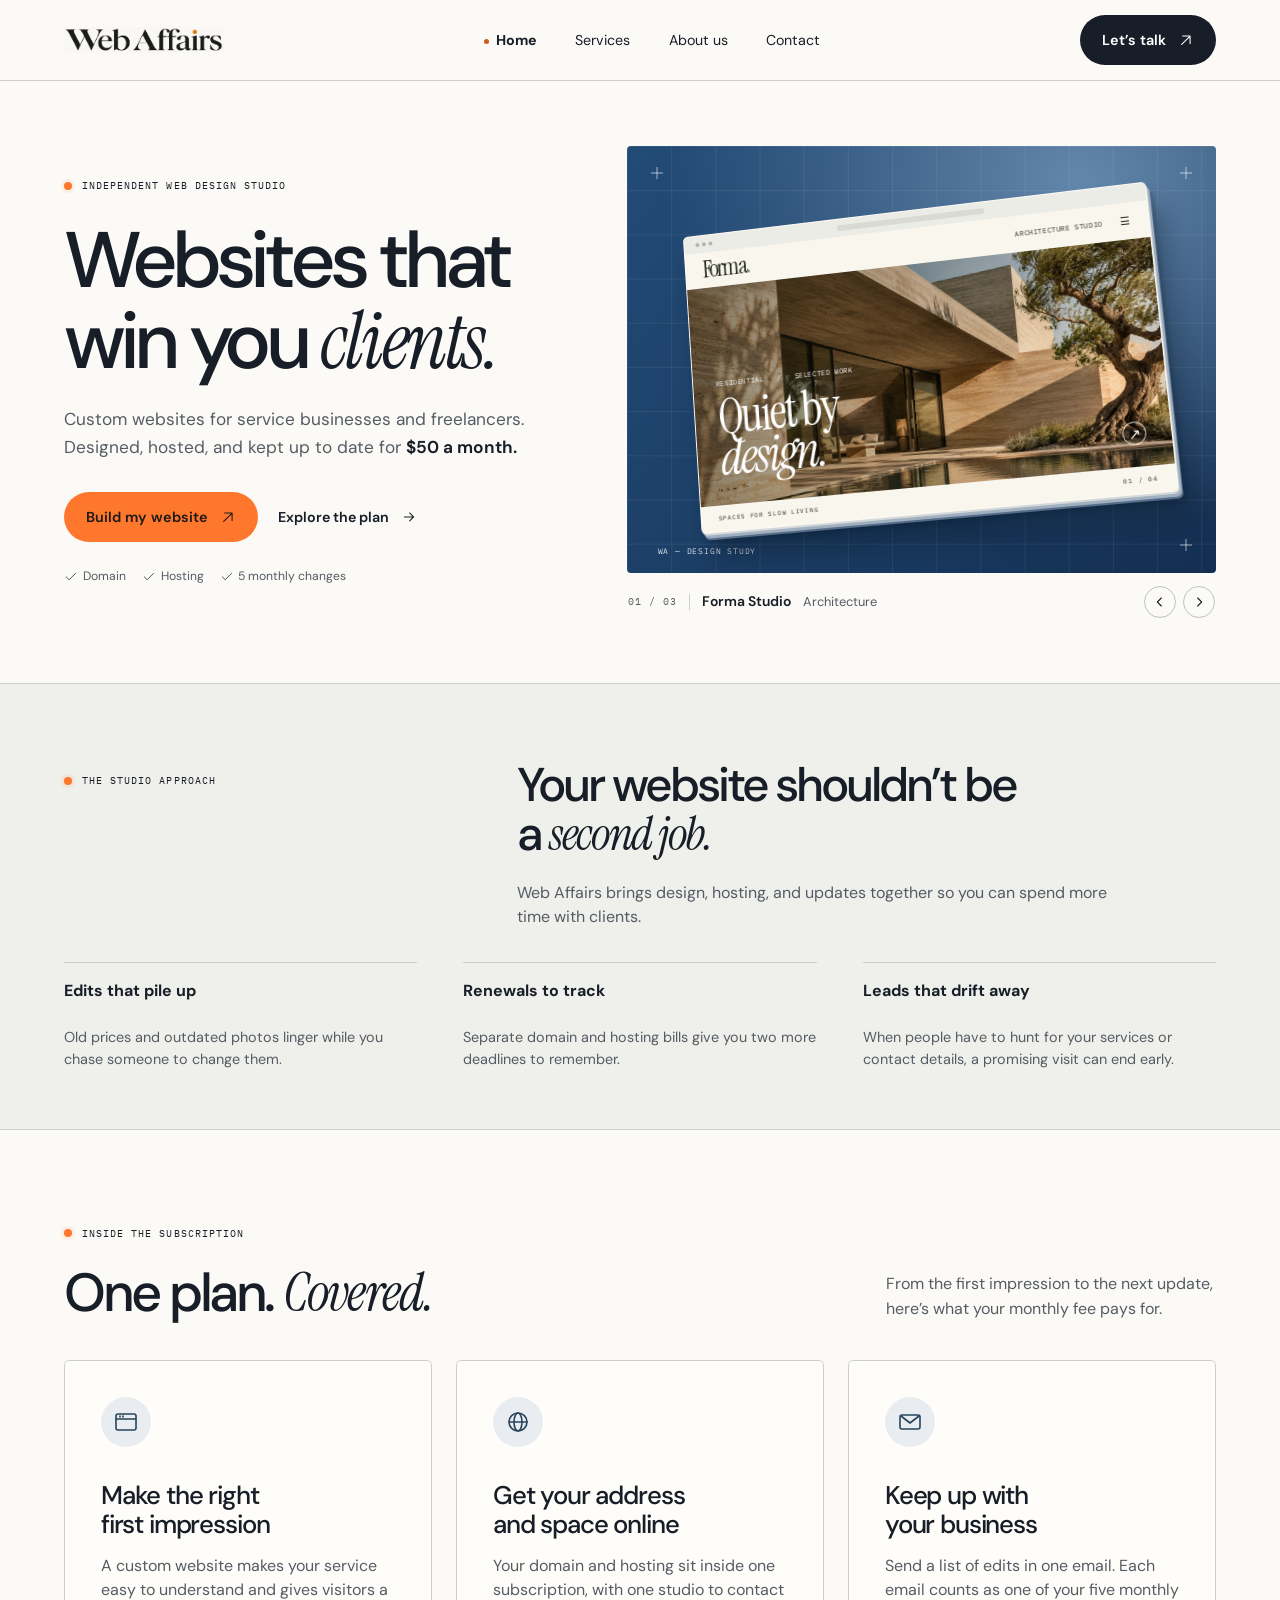
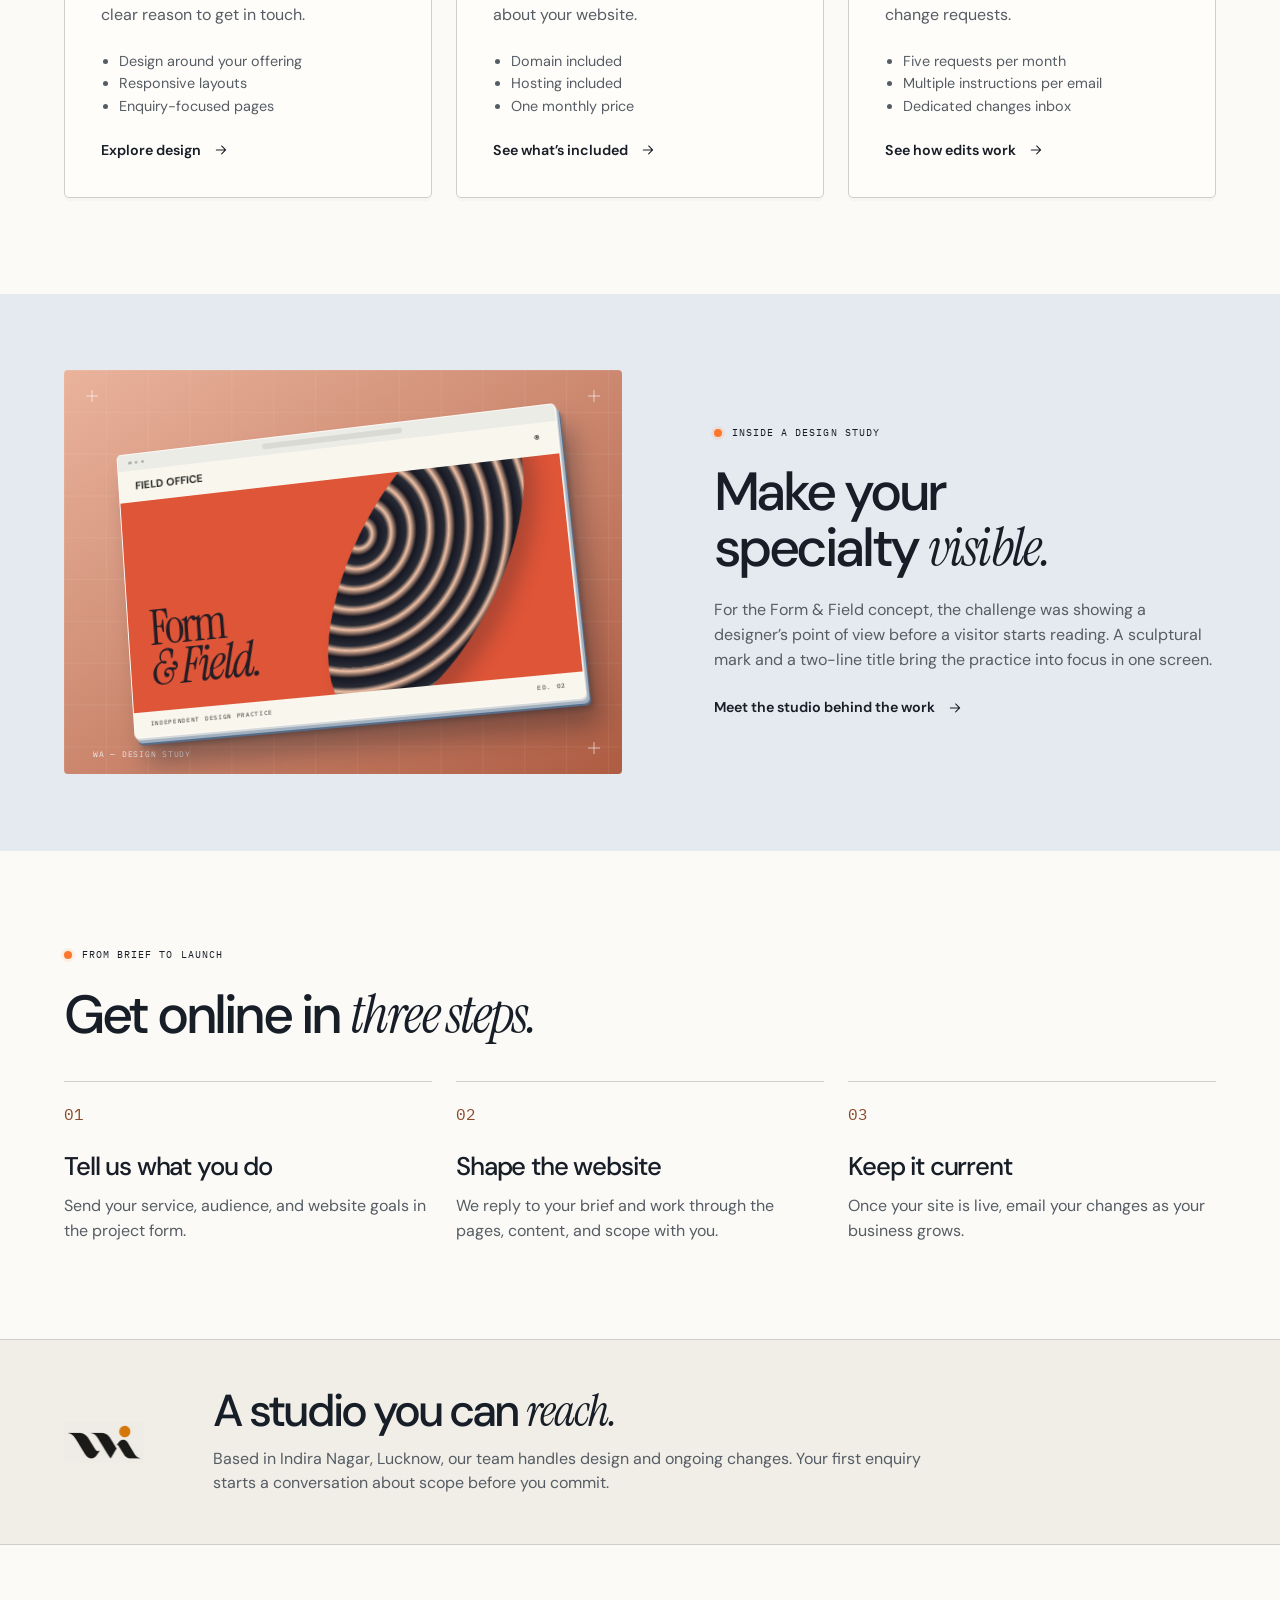
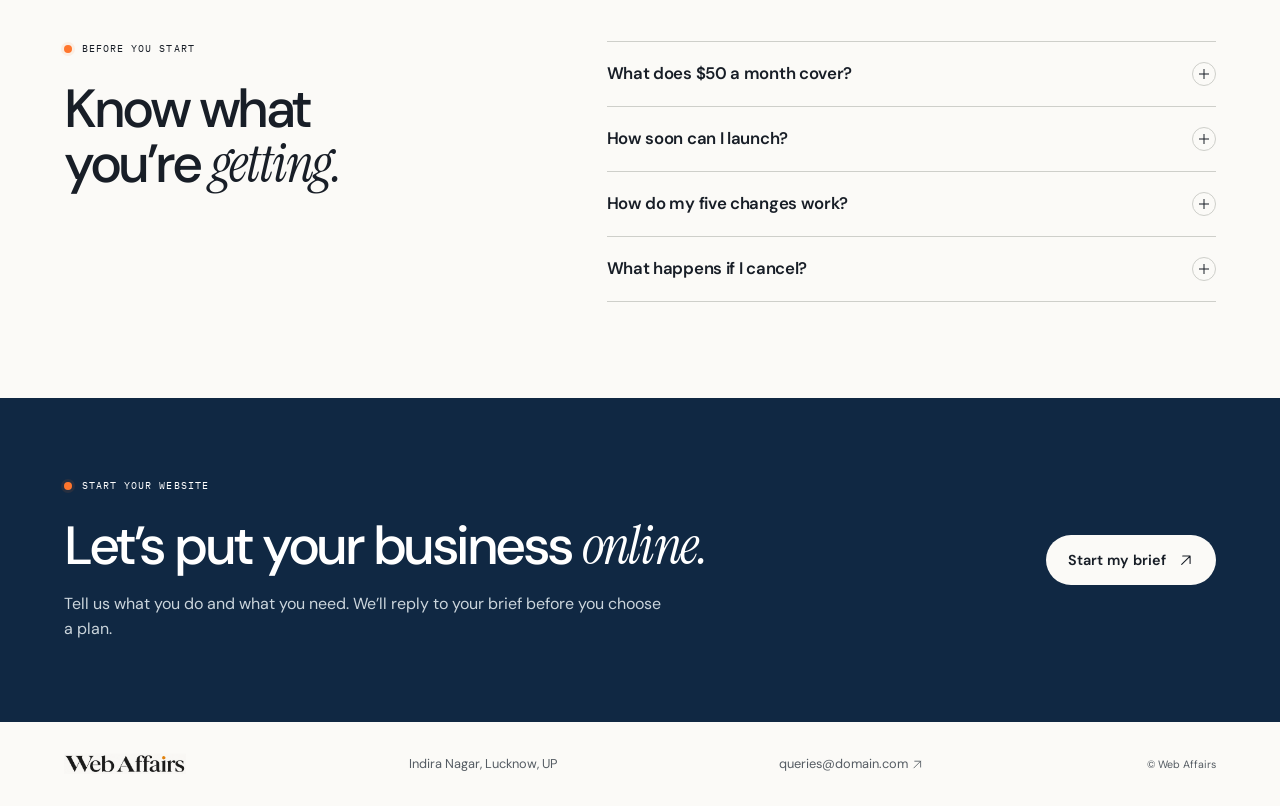
<file: index.html>
<!doctype html>
<html lang="en">
  <head>
    <meta charset="utf-8" />
    <meta name="viewport" content="width=device-width, initial-scale=1" />
    <title>Custom websites for $50 a month | Web Affairs</title>
    <meta
      name="description"
      content="Web design, domain, hosting and five monthly change requests for service businesses and freelancers."
    />
    <meta
      property="og:title"
      content="Custom websites for $50 a month | Web Affairs"
    />
    <meta
      property="og:description"
      content="Web design, domain, hosting and five monthly change requests for service businesses and freelancers."
    />
    <meta property="og:type" content="website" />
    <link rel="icon" href="assets/favicon.png" />
    <link
      rel="preload"
      href="assets/fonts/dm-sans-latin-wght-normal.woff2"
      as="font"
      type="font/woff2"
      crossorigin
    />
    <link rel="stylesheet" href="styles/base.css" />
    <link rel="stylesheet" href="styles/layout.css" />
    <link rel="stylesheet" href="styles/components.css" />
    <link rel="stylesheet" href="styles/animations.css" />
    <script>
      try {
        if (
          sessionStorage.getItem("wa-arrival") === location.pathname &&
          !matchMedia("(prefers-reduced-motion: reduce)").matches
        )
          document.documentElement.classList.add("arriving");
        sessionStorage.removeItem("wa-arrival");
      } catch {
        /* Storage is optional. */
      }
    </script>
    <script defer src="assets/vendor/lenis.min.js"></script>
    <script defer src="scripts/main.js"></script>
    <script defer src="scripts/animations.js"></script>
    <noscript
      ><style>
        @media (max-width: 760px) {
          .mast-row {
            flex-wrap: wrap;
            padding-block: 10px;
          }
          .menu-toggle {
            display: none;
          }
          .mast nav {
            position: static;
            visibility: visible;
            opacity: 1;
            transform: none;
            width: 100%;
            padding: 0;
            border: 0;
            box-shadow: none;
            display: flex;
            flex-direction: row;
            justify-content: space-between;
            order: 3;
          }
          .mast nav a {
            transform: none;
            opacity: 1;
            border: 0;
            font-size: 0.85rem;
            padding: 6px 0;
          }
          .mast nav .mobile-email {
            display: none;
          }
        }
        .gallery-controls {
          display: none;
        }
      </style></noscript
    >
  </head>
  <body>
    <a class="skip" href="#main">Skip to content</a>
    <div class="preload" aria-hidden="true">
      <img src="assets/webaffairsicon.PNG" alt="" /><span
        class="load-line"
      ></span
      ><span class="load-count">00%</span>
    </div>
    <div class="curtain" aria-hidden="true"></div>
    <header class="mast">
      <div class="wrap mast-row">
        <a class="brand" href="index.html" aria-label="Web Affairs home"
          ><img
            src="assets/webaffairswordmark.PNG"
            alt="Web Affairs"
            width="778"
            height="130"
        /></a>
        <nav aria-label="Primary" id="menu">
          <a href="index.html" aria-current="page">Home</a
          ><a href="services.html">Services</a><a href="about.html">About us</a
          ><a href="contact.html">Contact</a
          ><a class="mobile-email" href="mailto:queries@domain.com"
            >queries@domain.com</a
          >
        </nav>
        <a class="button ink" href="contact.html#brief"
          >Let’s talk<svg
            aria-hidden="true"
            viewBox="0 0 24 24"
            fill="none"
            stroke="currentColor"
            stroke-width="1.6"
            stroke-linecap="round"
            stroke-linejoin="round"
          >
            <path d="M5.5 18.5 18 6M7 6h11v11" /></svg
        ></a>
        <button
          class="menu-toggle"
          type="button"
          aria-controls="menu"
          aria-expanded="false"
          aria-label="Open navigation"
        >
          <i></i><i></i>
        </button>
      </div>
      <div class="progress" aria-hidden="true"></div>
    </header>
    <main id="main">
      <section class="wrap hero">
        <div class="hero-copy">
          <p class="eyebrow"><span></span>Independent web design studio</p>
          <h1>Websites that<br />win you <em>clients.</em></h1>
          <p>
            Custom websites for service businesses and freelancers. Designed,
            hosted, and kept up to date for <strong>$50 a month.</strong>
          </p>
          <div class="actions">
            <a class="button solid" href="contact.html#brief"
              >Build my website<svg
                aria-hidden="true"
                viewBox="0 0 24 24"
                fill="none"
                stroke="currentColor"
                stroke-width="1.6"
                stroke-linecap="round"
                stroke-linejoin="round"
              >
                <path d="M5.5 18.5 18 6M7 6h11v11" /></svg></a
            ><a class="button bare" href="services.html"
              >Explore the plan<svg
                aria-hidden="true"
                viewBox="0 0 24 24"
                fill="none"
                stroke="currentColor"
                stroke-width="1.6"
                stroke-linecap="round"
                stroke-linejoin="round"
              >
                <path d="M5 12h14m-6-6 6 6-6 6" /></svg
            ></a>
          </div>
          <div class="micro-facts">
            <span
              ><svg
                aria-hidden="true"
                viewBox="0 0 24 24"
                fill="none"
                stroke="currentColor"
                stroke-width="1.6"
                stroke-linecap="round"
                stroke-linejoin="round"
              >
                <path d="m4 12 5 5L20 6" />
              </svg>
              Domain</span
            ><span
              ><svg
                aria-hidden="true"
                viewBox="0 0 24 24"
                fill="none"
                stroke="currentColor"
                stroke-width="1.6"
                stroke-linecap="round"
                stroke-linejoin="round"
              >
                <path d="m4 12 5 5L20 6" />
              </svg>
              Hosting</span
            ><span
              ><svg
                aria-hidden="true"
                viewBox="0 0 24 24"
                fill="none"
                stroke="currentColor"
                stroke-width="1.6"
                stroke-linecap="round"
                stroke-linejoin="round"
              >
                <path d="m4 12 5 5L20 6" />
              </svg>
              5 monthly changes</span
            >
          </div>
        </div>
        <figure
          class="gallery"
          aria-label="Interactive gallery of studio concept designs"
        >
          <div class="gallery-stage">
            <div
              class="slide"
              data-name="Forma Studio"
              data-kind="Architecture"
            >
              <div class="artboard blue">
                <div class="board-no">WA — DESIGN STUDY</div>
                <i class="reg tl"></i><i class="reg tr"></i
                ><i class="reg bl"></i><i class="reg br"></i>
                <div class="browser">
                  <div class="browser-bar">
                    <span></span><span></span><span></span><b></b>
                  </div>
                  <div class="mini-nav">
                    <strong>Forma<span>.</span></strong
                    ><small>ARCHITECTURE STUDIO</small><i>☰</i>
                  </div>
                  <div class="arch-image">
                    <img
                      src="assets/forma-house.webp"
                      width="1500"
                      height="1000"
                      fetchpriority="high"
                      alt="A sunlit travertine house overlooking a reflecting pool in the Forma architecture study"
                    />
                    <div class="arch-copy">
                      <small>RESIDENTIAL &nbsp; / &nbsp; SELECTED WORK</small
                      ><b>Quiet by<br /><em>design.</em></b>
                    </div>
                    <span class="mini-circle">↗</span>
                  </div>
                  <div class="mini-foot">
                    SPACES FOR SLOW LIVING <span>01 / 04</span>
                  </div>
                </div>
              </div>
            </div>
            <div
              class="slide"
              hidden
              data-name="Form &amp; Field"
              data-kind="Design"
            >
              <div class="artboard coral">
                <div class="board-no">WA — DESIGN STUDY</div>
                <i class="reg tl"></i><i class="reg tr"></i
                ><i class="reg bl"></i><i class="reg br"></i>
                <div class="browser">
                  <div class="browser-bar">
                    <span></span><span></span><span></span><b></b>
                  </div>
                  <div class="poster-top">FIELD OFFICE <b>®</b></div>
                  <div class="poster">
                    <div class="poster-sculpture"></div>
                    <b>Form<br /><em>&amp; Field.</em></b>
                  </div>
                  <div class="mini-foot">
                    INDEPENDENT DESIGN PRACTICE <span>ED. 02</span>
                  </div>
                </div>
              </div>
            </div>
            <div
              class="slide"
              hidden
              data-name="Index Press"
              data-kind="Publishing"
            >
              <div class="artboard sage">
                <div class="board-no">WA — DESIGN STUDY</div>
                <i class="reg tl"></i><i class="reg tr"></i
                ><i class="reg bl"></i><i class="reg br"></i>
                <div class="browser">
                  <div class="browser-bar">
                    <span></span><span></span><span></span><b></b>
                  </div>
                  <div class="typehead">Index Press <span>✳</span></div>
                  <div class="typeart">
                    <span>Aa</span><i>Notes on<br />the letterform.</i>
                  </div>
                  <div class="mini-foot">
                    TYPOGRAPHIC EDITIONS <span>VOL. 03</span>
                  </div>
                </div>
              </div>
            </div>
          </div>
          <figcaption>
            <div class="caption-copy" aria-live="polite">
              <span class="sheet-count">01 / 03</span
              ><span class="caption-name">Forma Studio</span
              ><span class="caption-kind">Architecture</span>
            </div>
            <div class="gallery-controls">
              <button
                type="button"
                data-step="-1"
                aria-label="Previous design study"
              >
                <svg
                  aria-hidden="true"
                  viewBox="0 0 24 24"
                  fill="none"
                  stroke="currentColor"
                  stroke-width="1.6"
                  stroke-linecap="round"
                  stroke-linejoin="round"
                >
                  <path d="m14 6-6 6 6 6" />
                </svg></button
              ><button
                type="button"
                data-step="1"
                aria-label="Next design study"
              >
                <svg
                  aria-hidden="true"
                  viewBox="0 0 24 24"
                  fill="none"
                  stroke="currentColor"
                  stroke-width="1.6"
                  stroke-linecap="round"
                  stroke-linejoin="round"
                >
                  <path d="m10 6 6 6-6 6" />
                </svg>
              </button>
            </div>
          </figcaption>
        </figure>
      </section>
      <section class="friction">
        <div class="wrap friction-inner">
          <p class="eyebrow"><span></span>The studio approach</p>
          <div>
            <h2>Your website shouldn’t be<br />a <em>second job.</em></h2>
            <p>
              Web Affairs brings design, hosting, and updates together so you
              can spend more time with clients.
            </p>
          </div>
        </div>
        <ul class="wrap friction-list">
          <li>
            <b>Edits that pile up</b>
            <p>
              Old prices and outdated photos linger while you chase someone to
              change them.
            </p>
          </li>
          <li>
            <b>Renewals to track</b>
            <p>
              Separate domain and hosting bills give you two more deadlines to
              remember.
            </p>
          </li>
          <li>
            <b>Leads that drift away</b>
            <p>
              When people have to hunt for your services or contact details, a
              promising visit can end early.
            </p>
          </li>
        </ul>
      </section>
      <section class="wrap block">
        <div class="section-head">
          <div>
            <p class="eyebrow"><span></span>Inside the subscription</p>
            <h2>One plan. <em>Covered.</em></h2>
          </div>
          <p>
            From the first impression to the next update, here’s what your
            monthly fee pays for.
          </p>
        </div>
        <div class="cards">
          <article class="feature-card">
            <div class="feature-icon">
              <svg
                aria-hidden="true"
                viewBox="0 0 24 24"
                fill="none"
                stroke="currentColor"
                stroke-width="1.6"
                stroke-linecap="round"
                stroke-linejoin="round"
              >
                <rect x="2" y="4" width="20" height="16" rx="2" />
                <path d="M2 9h20m-16-3v1m3-1v1" />
              </svg>
            </div>
            <h3>Make the right first impression</h3>
            <p>
              A custom website makes your service easy to understand and gives
              visitors a clear reason to get in touch.
            </p>
            <ul>
              <li>Design around your offering</li>
              <li>Responsive layouts</li>
              <li>Enquiry-focused pages</li>
            </ul>
            <a class="text-link" href="services.html#design"
              >Explore design<svg
                aria-hidden="true"
                viewBox="0 0 24 24"
                fill="none"
                stroke="currentColor"
                stroke-width="1.6"
                stroke-linecap="round"
                stroke-linejoin="round"
              >
                <path d="M5 12h14m-6-6 6 6-6 6" /></svg
            ></a>
          </article>
          <article class="feature-card">
            <div class="feature-icon">
              <svg
                aria-hidden="true"
                viewBox="0 0 24 24"
                fill="none"
                stroke="currentColor"
                stroke-width="1.6"
                stroke-linecap="round"
                stroke-linejoin="round"
              >
                <circle cx="12" cy="12" r="9" />
                <ellipse cx="12" cy="12" rx="4" ry="9" />
                <path d="M3 12h18" />
              </svg>
            </div>
            <h3>Get your address and space online</h3>
            <p>
              Your domain and hosting sit inside one subscription, with one
              studio to contact about your website.
            </p>
            <ul>
              <li>Domain included</li>
              <li>Hosting included</li>
              <li>One monthly price</li>
            </ul>
            <a class="text-link" href="services.html#infrastructure"
              >See what’s included<svg
                aria-hidden="true"
                viewBox="0 0 24 24"
                fill="none"
                stroke="currentColor"
                stroke-width="1.6"
                stroke-linecap="round"
                stroke-linejoin="round"
              >
                <path d="M5 12h14m-6-6 6 6-6 6" /></svg
            ></a>
          </article>
          <article class="feature-card">
            <div class="feature-icon">
              <svg
                aria-hidden="true"
                viewBox="0 0 24 24"
                fill="none"
                stroke="currentColor"
                stroke-width="1.6"
                stroke-linecap="round"
                stroke-linejoin="round"
              >
                <rect x="2" y="5" width="20" height="14" rx="2" />
                <path d="m3 6 9 7 9-7" />
              </svg>
            </div>
            <h3>Keep up with your business</h3>
            <p>
              Send a list of edits in one email. Each email counts as one of
              your five monthly change requests.
            </p>
            <ul>
              <li>Five requests per month</li>
              <li>Multiple instructions per email</li>
              <li>Dedicated changes inbox</li>
            </ul>
            <a class="text-link" href="services.html#updates"
              >See how edits work<svg
                aria-hidden="true"
                viewBox="0 0 24 24"
                fill="none"
                stroke="currentColor"
                stroke-width="1.6"
                stroke-linecap="round"
                stroke-linejoin="round"
              >
                <path d="M5 12h14m-6-6 6 6-6 6" /></svg
            ></a>
          </article>
        </div>
      </section>
      <section class="study-section">
        <div class="wrap study-detail">
          <div class="sample">
            <div class="artboard coral">
              <div class="board-no">WA — DESIGN STUDY</div>
              <i class="reg tl"></i><i class="reg tr"></i><i class="reg bl"></i
              ><i class="reg br"></i>
              <div class="browser">
                <div class="browser-bar">
                  <span></span><span></span><span></span><b></b>
                </div>
                <div class="poster-top">FIELD OFFICE <b>®</b></div>
                <div class="poster">
                  <div class="poster-sculpture"></div>
                  <b>Form<br /><em>&amp; Field.</em></b>
                </div>
                <div class="mini-foot">
                  INDEPENDENT DESIGN PRACTICE <span>ED. 02</span>
                </div>
              </div>
            </div>
          </div>
          <div>
            <p class="eyebrow"><span></span>Inside a design study</p>
            <h2>Make your specialty <em>visible.</em></h2>
            <p>
              For the Form &amp; Field concept, the challenge was showing a
              designer’s point of view before a visitor starts reading. A
              sculptural mark and a two-line title bring the practice into focus
              in one screen.
            </p>
            <a class="text-link" href="about.html"
              >Meet the studio behind the work
              <svg
                aria-hidden="true"
                viewBox="0 0 24 24"
                fill="none"
                stroke="currentColor"
                stroke-width="1.6"
                stroke-linecap="round"
                stroke-linejoin="round"
              >
                <path d="M5 12h14m-6-6 6 6-6 6" /></svg
            ></a>
          </div>
        </div>
      </section>
      <section class="wrap block">
        <div class="section-head">
          <div>
            <p class="eyebrow"><span></span>From brief to launch</p>
            <h2>Get online in <em>three steps.</em></h2>
          </div>
        </div>
        <ol class="steps">
          <li>
            <h3>Tell us what you do</h3>
            <p>
              Send your service, audience, and website goals in the project
              form.
            </p>
          </li>
          <li>
            <h3>Shape the website</h3>
            <p>
              We reply to your brief and work through the pages, content, and
              scope with you.
            </p>
          </li>
          <li>
            <h3>Keep it current</h3>
            <p>
              Once your site is live, email your changes as your business grows.
            </p>
          </li>
        </ol>
      </section>
      <aside class="studio-note">
        <div class="wrap">
          <img src="assets/webaffairsicon.PNG" alt="" width="80" height="40" />
          <div>
            <h2>A studio you can <em>reach.</em></h2>
            <p>
              Based in Indira Nagar, Lucknow, our team handles design and
              ongoing changes. Your first enquiry starts a conversation about
              scope before you commit.
            </p>
          </div>
        </div>
      </aside>
      <section class="wrap block faq-layout">
        <div>
          <p class="eyebrow"><span></span>Before you start</p>
          <h2>Know what you’re <em>getting.</em></h2>
        </div>
        <div class="faq">
          <div class="qa">
            <h3>
              <button
                type="button"
                aria-expanded="true"
                aria-controls="answer-0"
              >
                What does $50 a month cover?<span aria-hidden="true"></span>
              </button>
            </h3>
            <div class="answer" id="answer-0">
              <div>
                <p>
                  It covers a custom website, domain, hosting, and five monthly
                  change requests. Describe any special functionality in your
                  brief so we can confirm the scope.
                </p>
              </div>
            </div>
          </div>
          <div class="qa">
            <h3>
              <button
                type="button"
                aria-expanded="true"
                aria-controls="answer-1"
              >
                How soon can I launch?<span aria-hidden="true"></span>
              </button>
            </h3>
            <div class="answer" id="answer-1">
              <div>
                <p>
                  We discuss timing after reviewing your pages and content.
                  Include a target launch date in your first message so we can
                  plan around it.
                </p>
              </div>
            </div>
          </div>
          <div class="qa">
            <h3>
              <button
                type="button"
                aria-expanded="true"
                aria-controls="answer-2"
              >
                How do my five changes work?<span aria-hidden="true"></span>
              </button>
            </h3>
            <div class="answer" id="answer-2">
              <div>
                <p>
                  One change is one email with a list of instructions. Send it
                  to changes@domain.com and use your five monthly requests for
                  the updates you need.
                </p>
              </div>
            </div>
          </div>
          <div class="qa">
            <h3>
              <button
                type="button"
                aria-expanded="true"
                aria-controls="answer-3"
              >
                What happens if I cancel?<span aria-hidden="true"></span>
              </button>
            </h3>
            <div class="answer" id="answer-3">
              <div>
                <p>
                  Send cancellation questions to cancellation@domain.com. Ask us
                  about domain ownership, site files, and handover terms before
                  you subscribe.
                </p>
              </div>
            </div>
          </div>
        </div>
      </section>
      <section class="closing">
        <div class="wrap close-inner">
          <div>
            <p class="eyebrow"><span></span>Start your website</p>
            <h2>Let’s put your business <em>online.</em></h2>
            <p>
              Tell us what you do and what you need. We’ll reply to your brief
              before you choose a plan.
            </p>
          </div>
          <a class="button paper" href="contact.html#brief"
            >Start my brief<svg
              aria-hidden="true"
              viewBox="0 0 24 24"
              fill="none"
              stroke="currentColor"
              stroke-width="1.6"
              stroke-linecap="round"
              stroke-linejoin="round"
            >
              <path d="M5.5 18.5 18 6M7 6h11v11" /></svg
          ></a>
        </div>
      </section>
    </main>
    <footer>
      <div class="wrap foot">
        <a class="brand" href="index.html" aria-label="Web Affairs home"
          ><img
            src="assets/webaffairswordmark.PNG"
            width="778"
            height="130"
            alt="Web Affairs" /></a
        ><span>Indira Nagar, Lucknow, UP</span
        ><a href="mailto:queries@domain.com"
          >queries@domain.com
          <svg
            aria-hidden="true"
            viewBox="0 0 24 24"
            fill="none"
            stroke="currentColor"
            stroke-width="1.6"
            stroke-linecap="round"
            stroke-linejoin="round"
          >
            <path d="M5.5 18.5 18 6M7 6h11v11" /></svg></a
        ><small>© Web Affairs</small>
      </div>
    </footer>
  </body>
</html>
</file>
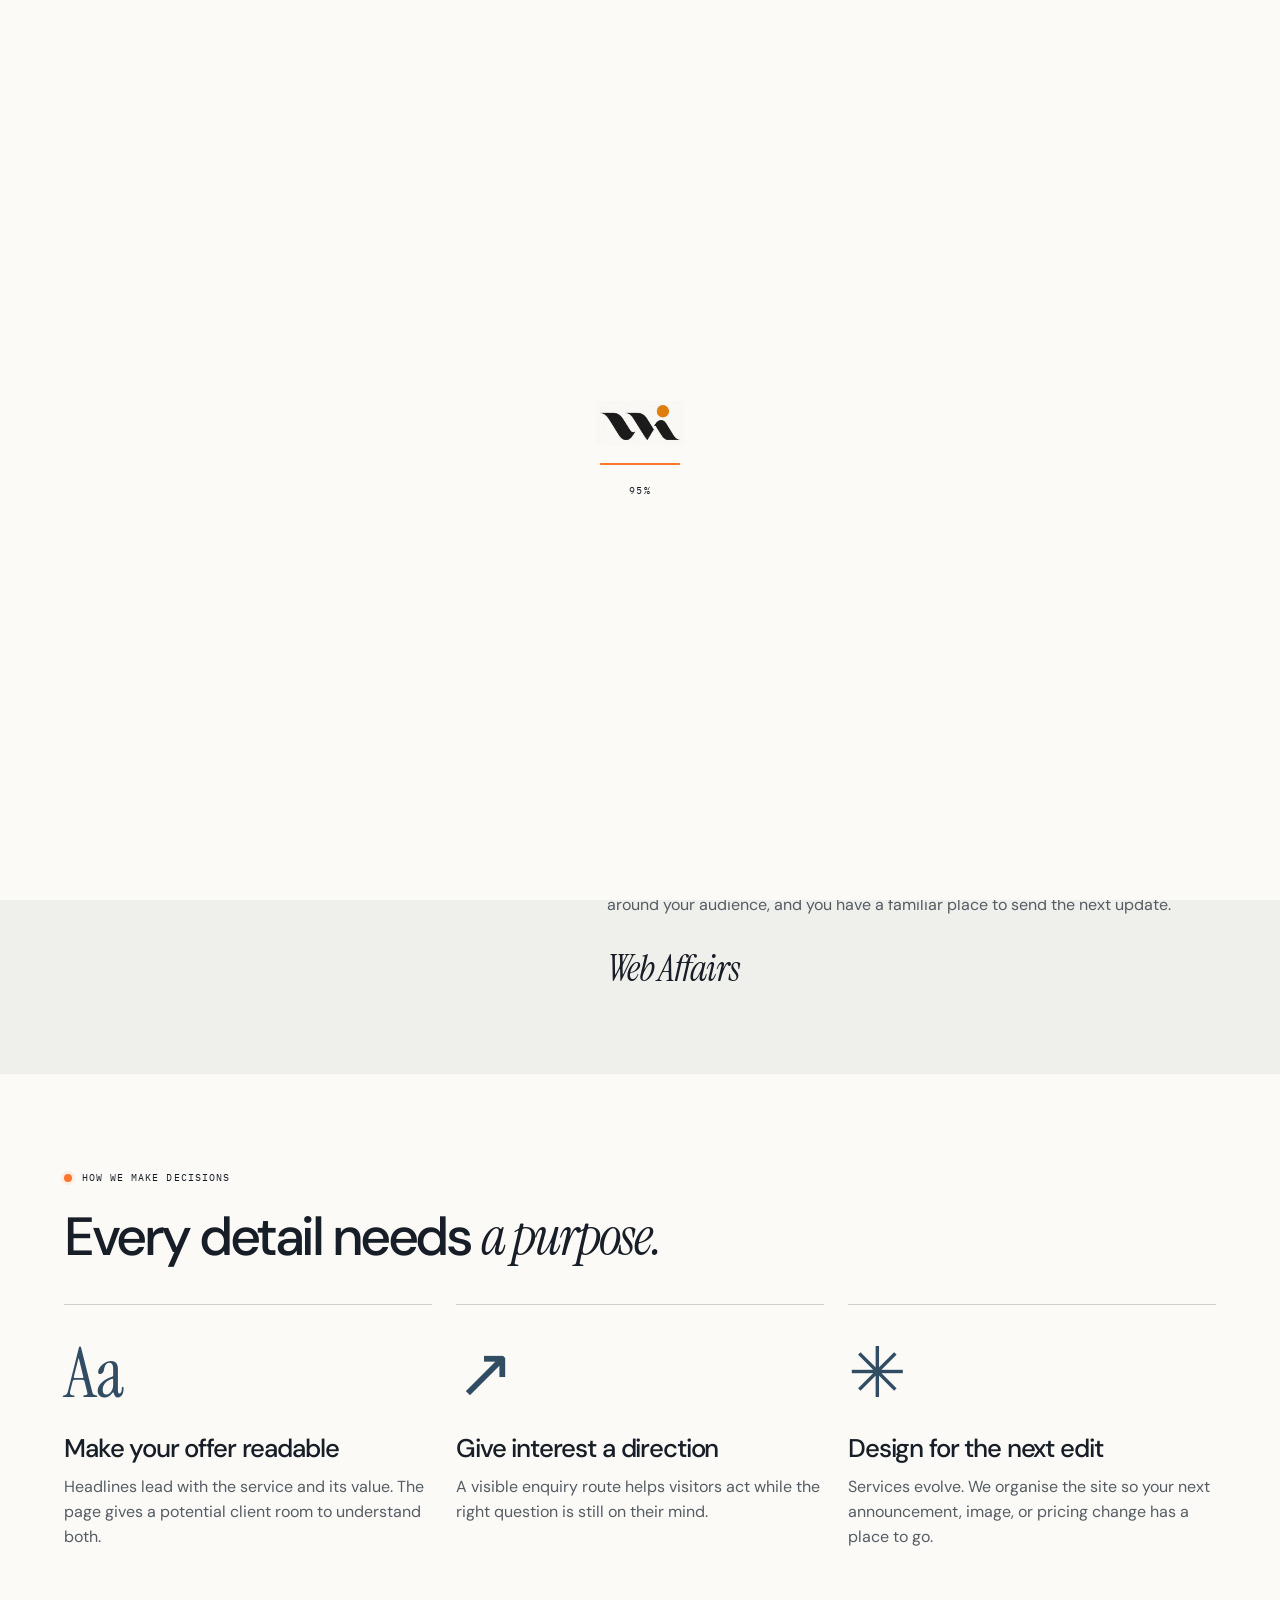
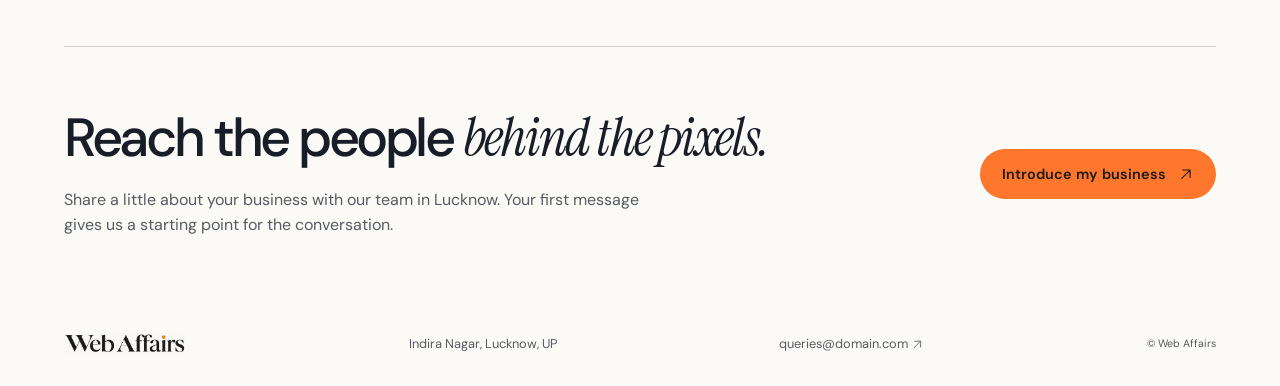
<file: about.html>
<!doctype html>
<html lang="en">
  <head>
    <meta charset="utf-8" />
    <meta name="viewport" content="width=device-width, initial-scale=1" />
    <title>Meet the studio in Lucknow | Web Affairs</title>
    <meta
      name="description"
      content="Meet Web Affairs, the Lucknow web design studio building and maintaining websites for freelancers and service businesses."
    />
    <meta
      property="og:title"
      content="Meet the studio in Lucknow | Web Affairs"
    />
    <meta
      property="og:description"
      content="Meet Web Affairs, the Lucknow web design studio building and maintaining websites for freelancers and service businesses."
    />
    <meta property="og:type" content="website" />
    <link rel="icon" href="assets/favicon.png" />
    <link
      rel="preload"
      href="assets/fonts/dm-sans-latin-wght-normal.woff2"
      as="font"
      type="font/woff2"
      crossorigin
    />
    <link rel="stylesheet" href="styles/base.css" />
    <link rel="stylesheet" href="styles/layout.css" />
    <link rel="stylesheet" href="styles/components.css" />
    <link rel="stylesheet" href="styles/animations.css" />
    <script>
      try {
        if (
          sessionStorage.getItem("wa-arrival") === location.pathname &&
          !matchMedia("(prefers-reduced-motion: reduce)").matches
        )
          document.documentElement.classList.add("arriving");
        sessionStorage.removeItem("wa-arrival");
      } catch {
        /* Storage is optional. */
      }
    </script>
    <script defer src="assets/vendor/lenis.min.js"></script>
    <script defer src="scripts/main.js"></script>
    <script defer src="scripts/animations.js"></script>
    <script type="application/ld+json">
      {
        "@context": "https://schema.org",
        "@type": "Organization",
        "name": "Web Affairs",
        "email": "queries@domain.com",
        "address": {
          "@type": "PostalAddress",
          "streetAddress": "Indira Nagar",
          "addressLocality": "Lucknow",
          "addressRegion": "UP",
          "addressCountry": "IN"
        }
      }
    </script>
    <noscript
      ><style>
        @media (max-width: 760px) {
          .mast-row {
            flex-wrap: wrap;
            padding-block: 10px;
          }
          .menu-toggle {
            display: none;
          }
          .mast nav {
            position: static;
            visibility: visible;
            opacity: 1;
            transform: none;
            width: 100%;
            padding: 0;
            border: 0;
            box-shadow: none;
            display: flex;
            flex-direction: row;
            justify-content: space-between;
            order: 3;
          }
          .mast nav a {
            transform: none;
            opacity: 1;
            border: 0;
            font-size: 0.85rem;
            padding: 6px 0;
          }
          .mast nav .mobile-email {
            display: none;
          }
        }
        .gallery-controls {
          display: none;
        }
      </style></noscript
    >
  </head>
  <body>
    <a class="skip" href="#main">Skip to content</a>
    <div class="preload" aria-hidden="true">
      <img src="assets/webaffairsicon.PNG" alt="" /><span
        class="load-line"
      ></span
      ><span class="load-count">00%</span>
    </div>
    <div class="curtain" aria-hidden="true"></div>
    <header class="mast">
      <div class="wrap mast-row">
        <a class="brand" href="index.html" aria-label="Web Affairs home"
          ><img
            src="assets/webaffairswordmark.PNG"
            alt="Web Affairs"
            width="778"
            height="130"
        /></a>
        <nav aria-label="Primary" id="menu">
          <a href="index.html">Home</a><a href="services.html">Services</a
          ><a href="about.html" aria-current="page">About us</a
          ><a href="contact.html">Contact</a
          ><a class="mobile-email" href="mailto:queries@domain.com"
            >queries@domain.com</a
          >
        </nav>
        <a class="button ink" href="contact.html#brief"
          >Let’s talk<svg
            aria-hidden="true"
            viewBox="0 0 24 24"
            fill="none"
            stroke="currentColor"
            stroke-width="1.6"
            stroke-linecap="round"
            stroke-linejoin="round"
          >
            <path d="M5.5 18.5 18 6M7 6h11v11" /></svg
        ></a>
        <button
          class="menu-toggle"
          type="button"
          aria-controls="menu"
          aria-expanded="false"
          aria-label="Open navigation"
        >
          <i></i><i></i>
        </button>
      </div>
      <div class="progress" aria-hidden="true"></div>
    </header>
    <main id="main">
      <section class="wrap inner-hero about-hero">
        <div>
          <p class="eyebrow"><span></span>The studio / Lucknow, India</p>
          <h1>Small studio.<br /><em>Direct line.</em></h1>
          <p class="lede">
            Web Affairs builds websites for people whose business depends on the
            next conversation. We bring design, development, and everyday upkeep
            under one roof.
          </p>
          <a class="button bare" href="contact.html#brief"
            >Talk to the studio<svg
              aria-hidden="true"
              viewBox="0 0 24 24"
              fill="none"
              stroke="currentColor"
              stroke-width="1.6"
              stroke-linecap="round"
              stroke-linejoin="round"
            >
              <path d="M5 12h14m-6-6 6 6-6 6" /></svg
          ></a>
        </div>
        <figure class="identity">
          <i class="reg tl"></i><i class="reg tr"></i><i class="reg bl"></i
          ><i class="reg br"></i
          ><img
            src="assets/webaffairsicon.PNG"
            alt="Web Affairs monogram"
            width="324"
            height="164"
          />
          <figcaption>WEB AFFAIRS <span>STUDIO MARK</span></figcaption>
        </figure>
      </section>
      <section class="studio-letter">
        <div class="wrap letter">
          <div>
            <p class="eyebrow"><span></span>A note from Web Affairs</p>
            <span class="mono">INDIRA NAGAR<br />LUCKNOW, UP</span>
          </div>
          <div>
            <h2>Keep the focus on <em>your craft.</em></h2>
            <p>
              A freelancer should be able to show a new service as soon as it’s
              ready. A small business should be able to change a page without
              finding another developer.
            </p>
            <p>
              That’s why we built our studio around a subscription. You give us
              the brief, we build around your audience, and you have a familiar
              place to send the next update.
            </p>
            <span class="signature">Web Affairs</span>
          </div>
        </div>
      </section>
      <section class="wrap block principles">
        <p class="eyebrow"><span></span>How we make decisions</p>
        <h2>Every detail needs <em>a purpose.</em></h2>
        <div class="principle-grid">
          <article>
            <span class="principle-symbol">Aa</span>
            <h3>Make your offer readable</h3>
            <p>
              Headlines lead with the service and its value. The page gives a
              potential client room to understand both.
            </p>
          </article>
          <article>
            <span class="principle-symbol">↗</span>
            <h3>Give interest a direction</h3>
            <p>
              A visible enquiry route helps visitors act while the right
              question is still on their mind.
            </p>
          </article>
          <article>
            <span class="principle-symbol">✳</span>
            <h3>Design for the next edit</h3>
            <p>
              Services evolve. We organise the site so your next announcement,
              image, or pricing change has a place to go.
            </p>
          </article>
        </div>
      </section>
      <section class="wrap studio-contact">
        <div>
          <h2>Reach the people <em>behind the pixels.</em></h2>
          <p>
            Share a little about your business with our team in Lucknow. Your
            first message gives us a starting point for the conversation.
          </p>
        </div>
        <a class="button solid" href="contact.html#brief"
          >Introduce my business<svg
            aria-hidden="true"
            viewBox="0 0 24 24"
            fill="none"
            stroke="currentColor"
            stroke-width="1.6"
            stroke-linecap="round"
            stroke-linejoin="round"
          >
            <path d="M5.5 18.5 18 6M7 6h11v11" /></svg
        ></a>
      </section>
    </main>
    <footer>
      <div class="wrap foot">
        <a class="brand" href="index.html" aria-label="Web Affairs home"
          ><img
            src="assets/webaffairswordmark.PNG"
            width="778"
            height="130"
            alt="Web Affairs" /></a
        ><span>Indira Nagar, Lucknow, UP</span
        ><a href="mailto:queries@domain.com"
          >queries@domain.com
          <svg
            aria-hidden="true"
            viewBox="0 0 24 24"
            fill="none"
            stroke="currentColor"
            stroke-width="1.6"
            stroke-linecap="round"
            stroke-linejoin="round"
          >
            <path d="M5.5 18.5 18 6M7 6h11v11" /></svg></a
        ><small>© Web Affairs</small>
      </div>
    </footer>
  </body>
</html>
</file>
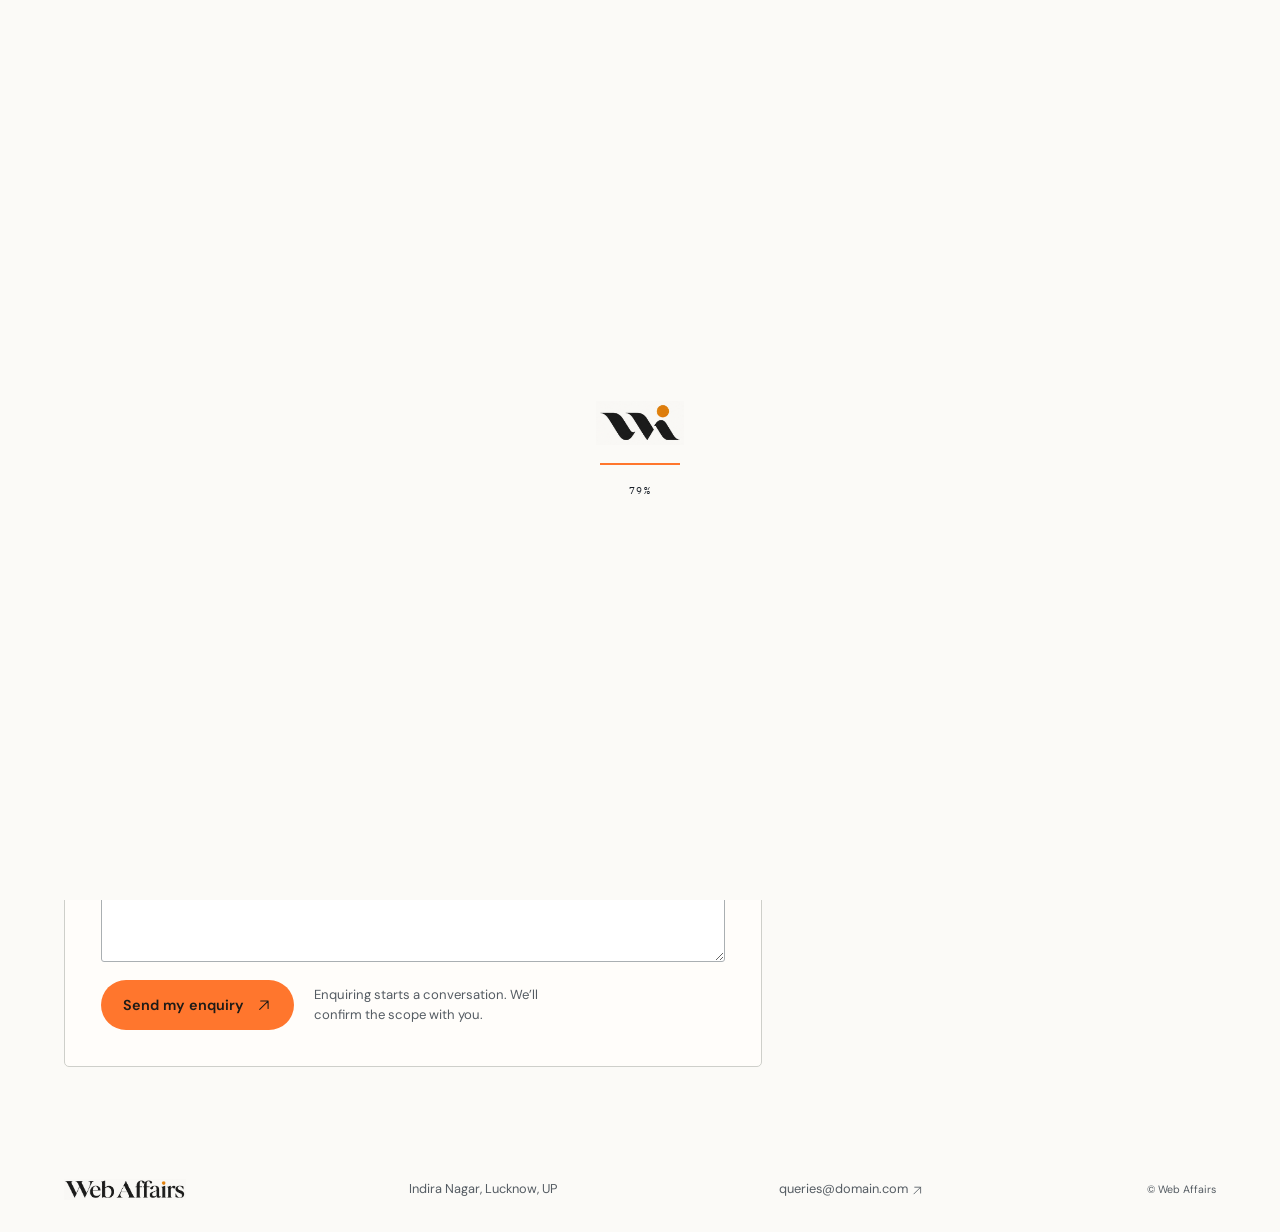
<file: contact.html>
<!doctype html>
<html lang="en">
  <head>
    <meta charset="utf-8" />
    <meta name="viewport" content="width=device-width, initial-scale=1" />
    <title>Start a website enquiry | Web Affairs</title>
    <meta
      name="description"
      content="Tell Web Affairs about your website project or find the right studio inbox for changes, questions and cancellations."
    />
    <meta property="og:title" content="Start a website enquiry | Web Affairs" />
    <meta
      property="og:description"
      content="Tell Web Affairs about your website project or find the right studio inbox for changes, questions and cancellations."
    />
    <meta property="og:type" content="website" />
    <link rel="icon" href="assets/favicon.png" />
    <link
      rel="preload"
      href="assets/fonts/dm-sans-latin-wght-normal.woff2"
      as="font"
      type="font/woff2"
      crossorigin
    />
    <link rel="stylesheet" href="styles/base.css" />
    <link rel="stylesheet" href="styles/layout.css" />
    <link rel="stylesheet" href="styles/components.css" />
    <link rel="stylesheet" href="styles/animations.css" />
    <script>
      try {
        if (
          sessionStorage.getItem("wa-arrival") === location.pathname &&
          !matchMedia("(prefers-reduced-motion: reduce)").matches
        )
          document.documentElement.classList.add("arriving");
        sessionStorage.removeItem("wa-arrival");
      } catch {
        /* Storage is optional. */
      }
    </script>
    <script defer src="assets/vendor/lenis.min.js"></script>
    <script defer src="scripts/main.js"></script>
    <script defer src="scripts/animations.js"></script>
    <noscript
      ><style>
        @media (max-width: 760px) {
          .mast-row {
            flex-wrap: wrap;
            padding-block: 10px;
          }
          .menu-toggle {
            display: none;
          }
          .mast nav {
            position: static;
            visibility: visible;
            opacity: 1;
            transform: none;
            width: 100%;
            padding: 0;
            border: 0;
            box-shadow: none;
            display: flex;
            flex-direction: row;
            justify-content: space-between;
            order: 3;
          }
          .mast nav a {
            transform: none;
            opacity: 1;
            border: 0;
            font-size: 0.85rem;
            padding: 6px 0;
          }
          .mast nav .mobile-email {
            display: none;
          }
        }
        .gallery-controls {
          display: none;
        }
      </style></noscript
    >
  </head>
  <body>
    <a class="skip" href="#main">Skip to content</a>
    <div class="preload" aria-hidden="true">
      <img src="assets/webaffairsicon.PNG" alt="" /><span
        class="load-line"
      ></span
      ><span class="load-count">00%</span>
    </div>
    <div class="curtain" aria-hidden="true"></div>
    <header class="mast">
      <div class="wrap mast-row">
        <a class="brand" href="index.html" aria-label="Web Affairs home"
          ><img
            src="assets/webaffairswordmark.PNG"
            alt="Web Affairs"
            width="778"
            height="130"
        /></a>
        <nav aria-label="Primary" id="menu">
          <a href="index.html">Home</a><a href="services.html">Services</a
          ><a href="about.html">About us</a
          ><a href="contact.html" aria-current="page">Contact</a
          ><a class="mobile-email" href="mailto:queries@domain.com"
            >queries@domain.com</a
          >
        </nav>
        <a class="button ink" href="contact.html#brief"
          >Let’s talk<svg
            aria-hidden="true"
            viewBox="0 0 24 24"
            fill="none"
            stroke="currentColor"
            stroke-width="1.6"
            stroke-linecap="round"
            stroke-linejoin="round"
          >
            <path d="M5.5 18.5 18 6M7 6h11v11" /></svg
        ></a>
        <button
          class="menu-toggle"
          type="button"
          aria-controls="menu"
          aria-expanded="false"
          aria-label="Open navigation"
        >
          <i></i><i></i>
        </button>
      </div>
      <div class="progress" aria-hidden="true"></div>
    </header>
    <main id="main">
      <section class="wrap contact-intro">
        <p class="eyebrow"><span></span>Contact the studio</p>
        <h1>Tell us about<br /><em>your business.</em></h1>
        <p class="lede">
          A few details help us understand what your site needs to do. We’ll use
          your email to reply about the project.
        </p>
      </section>
      <section class="wrap contact-grid" id="brief">
        <div class="form-card">
          <h2>Start your project brief</h2>
          <p>Fields marked with an asterisk are required.</p>
          <form id="project-form" method="post" action="api/enquiries">
            <div class="field-pair">
              <label
                >Your name *<input
                  name="name"
                  autocomplete="name"
                  maxlength="100"
                  required /></label
              ><label
                >Email address *<input
                  type="email"
                  name="email"
                  autocomplete="email"
                  maxlength="254"
                  required
              /></label>
            </div>
            <label
              >Business name<input
                name="business"
                autocomplete="organization"
                maxlength="140"
            /></label>
            <label
              >What should your website do? *<textarea
                name="message"
                rows="5"
                maxlength="4000"
                required
                placeholder="Tell us what you offer, who you serve, and what you want visitors to do."
              ></textarea>
            </label>
            <div class="form-actions">
              <button class="button solid" type="submit">
                Send my enquiry
                <svg
                  aria-hidden="true"
                  viewBox="0 0 24 24"
                  fill="none"
                  stroke="currentColor"
                  stroke-width="1.6"
                  stroke-linecap="round"
                  stroke-linejoin="round"
                >
                  <path d="M5.5 18.5 18 6M7 6h11v11" />
                </svg></button
              ><small
                >Enquiring starts a conversation. We’ll confirm the scope with
                you.</small
              >
            </div>
            <div id="form-result" role="status"></div>
          </form>
          <noscript
            ><p>
              Email your project details to
              <a href="mailto:queries@domain.com">queries@domain.com</a> if your
              host serves static pages only.
            </p></noscript
          >
        </div>
        <aside class="directory">
          <p class="eyebrow"><span></span>Studio directory</p>
          <h2>Reach the <em>right inbox.</em></h2>
          <h3>General questions</h3>
          <a href="mailto:queries@domain.com"
            >queries@domain.com
            <svg
              aria-hidden="true"
              viewBox="0 0 24 24"
              fill="none"
              stroke="currentColor"
              stroke-width="1.6"
              stroke-linecap="round"
              stroke-linejoin="round"
            >
              <path d="M5.5 18.5 18 6M7 6h11v11" /></svg
          ></a>
          <h3>Website changes</h3>
          <a href="mailto:changes@domain.com"
            >changes@domain.com
            <svg
              aria-hidden="true"
              viewBox="0 0 24 24"
              fill="none"
              stroke="currentColor"
              stroke-width="1.6"
              stroke-linecap="round"
              stroke-linejoin="round"
            >
              <path d="M5.5 18.5 18 6M7 6h11v11" /></svg
          ></a>
          <h3>Subscription cancellations</h3>
          <a href="mailto:cancellation@domain.com"
            >cancellation@domain.com
            <svg
              aria-hidden="true"
              viewBox="0 0 24 24"
              fill="none"
              stroke="currentColor"
              stroke-width="1.6"
              stroke-linecap="round"
              stroke-linejoin="round"
            >
              <path d="M5.5 18.5 18 6M7 6h11v11" /></svg
          ></a>
          <div class="address">
            <span class="mono">BASED IN</span>
            <p>Indira Nagar, Lucknow, UP<br />India</p>
          </div>
        </aside>
      </section>
    </main>
    <footer>
      <div class="wrap foot">
        <a class="brand" href="index.html" aria-label="Web Affairs home"
          ><img
            src="assets/webaffairswordmark.PNG"
            width="778"
            height="130"
            alt="Web Affairs" /></a
        ><span>Indira Nagar, Lucknow, UP</span
        ><a href="mailto:queries@domain.com"
          >queries@domain.com
          <svg
            aria-hidden="true"
            viewBox="0 0 24 24"
            fill="none"
            stroke="currentColor"
            stroke-width="1.6"
            stroke-linecap="round"
            stroke-linejoin="round"
          >
            <path d="M5.5 18.5 18 6M7 6h11v11" /></svg></a
        ><small>© Web Affairs</small>
      </div>
    </footer>
  </body>
</html>
</file>
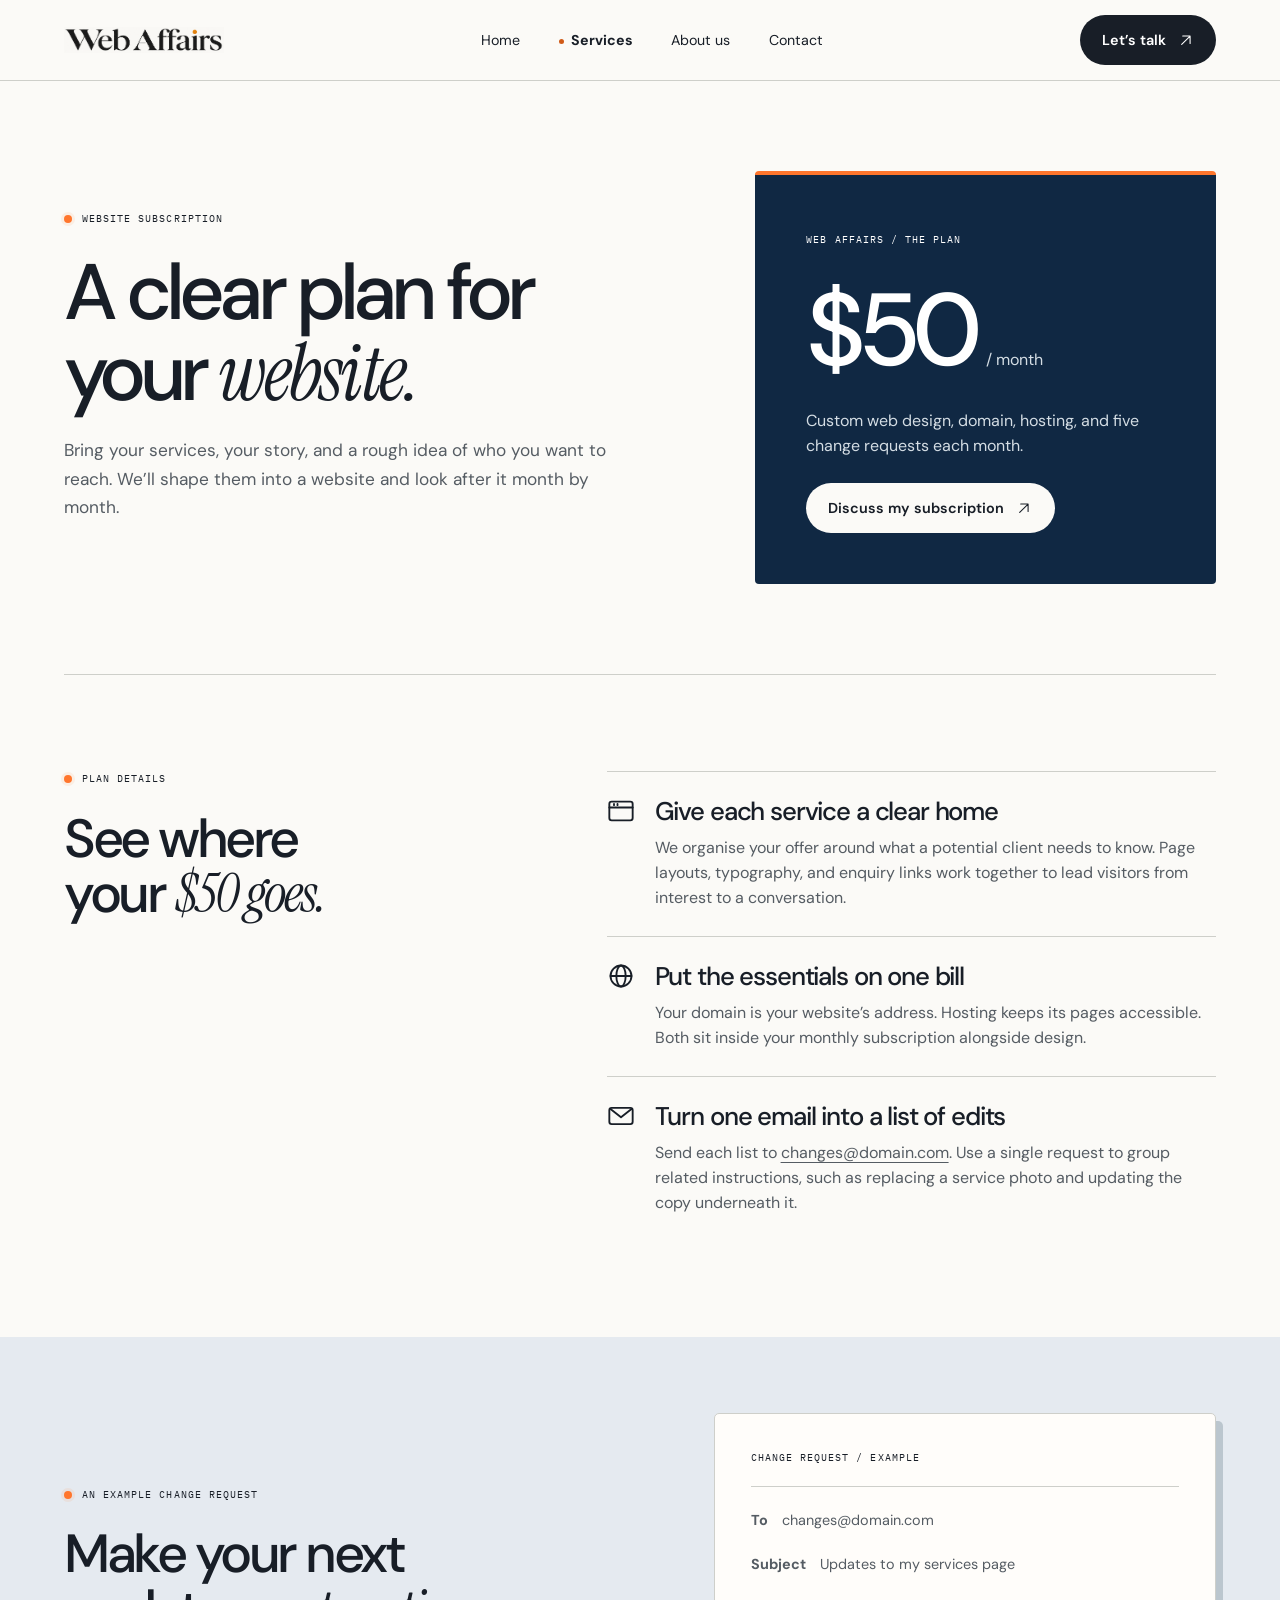
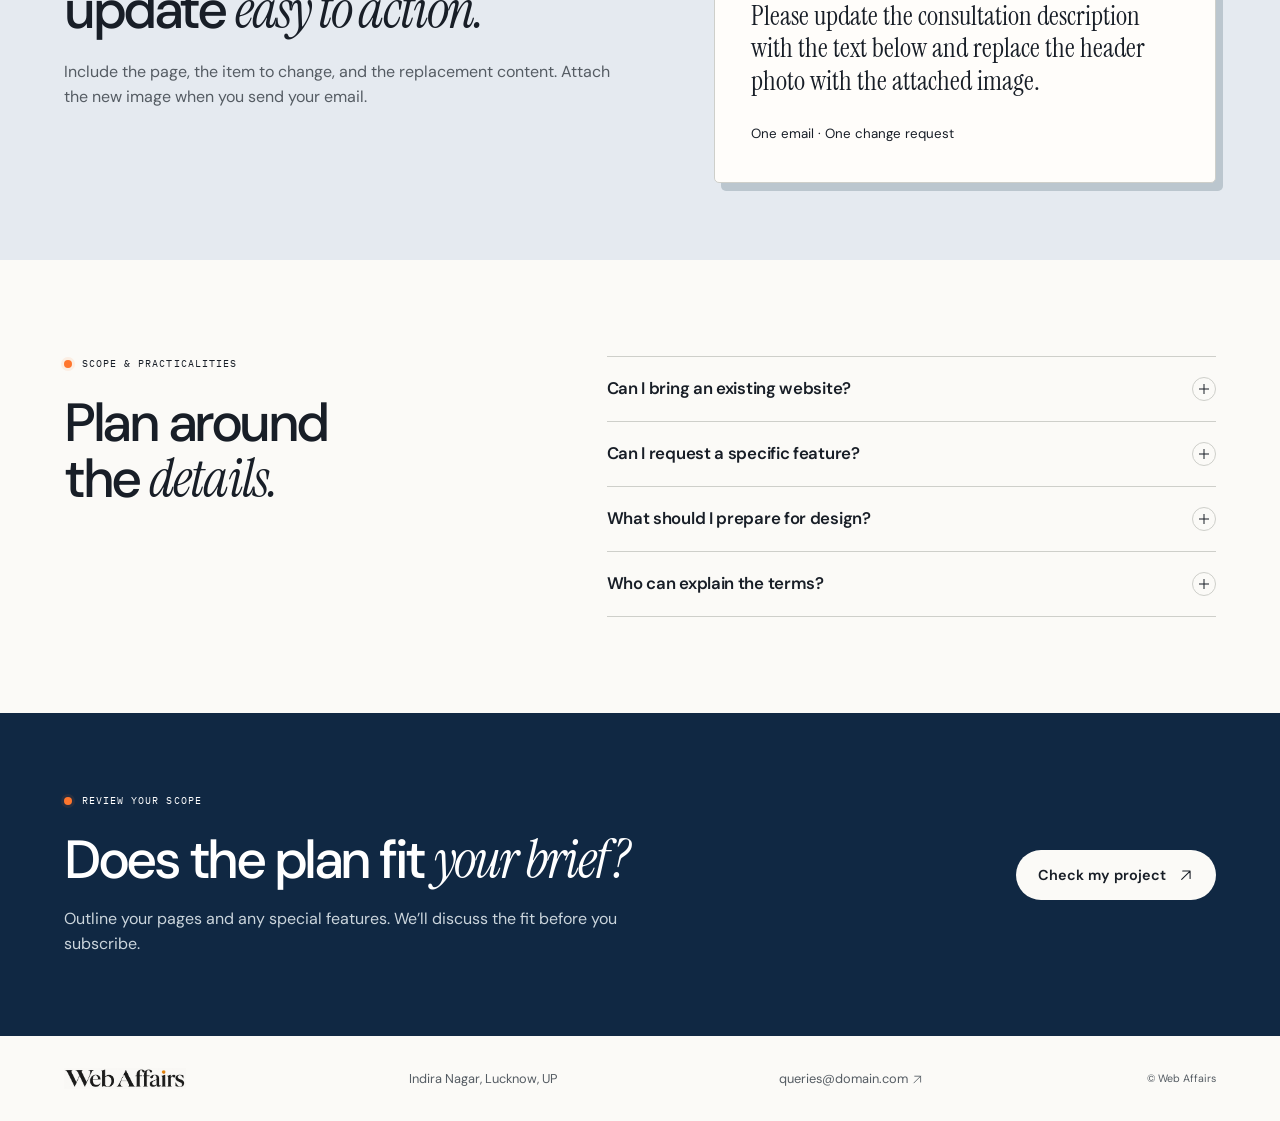
<file: services.html>
<!doctype html>
<html lang="en">
  <head>
    <meta charset="utf-8" />
    <meta name="viewport" content="width=device-width, initial-scale=1" />
    <title>Website subscription and services | Web Affairs</title>
    <meta
      name="description"
      content="Explore the $50 monthly website subscription, including design, domain, hosting and ongoing changes."
    />
    <meta
      property="og:title"
      content="Website subscription and services | Web Affairs"
    />
    <meta
      property="og:description"
      content="Explore the $50 monthly website subscription, including design, domain, hosting and ongoing changes."
    />
    <meta property="og:type" content="website" />
    <link rel="icon" href="assets/favicon.png" />
    <link
      rel="preload"
      href="assets/fonts/dm-sans-latin-wght-normal.woff2"
      as="font"
      type="font/woff2"
      crossorigin
    />
    <link rel="stylesheet" href="styles/base.css" />
    <link rel="stylesheet" href="styles/layout.css" />
    <link rel="stylesheet" href="styles/components.css" />
    <link rel="stylesheet" href="styles/animations.css" />
    <script>
      try {
        if (
          sessionStorage.getItem("wa-arrival") === location.pathname &&
          !matchMedia("(prefers-reduced-motion: reduce)").matches
        )
          document.documentElement.classList.add("arriving");
        sessionStorage.removeItem("wa-arrival");
      } catch {
        /* Storage is optional. */
      }
    </script>
    <script defer src="assets/vendor/lenis.min.js"></script>
    <script defer src="scripts/main.js"></script>
    <script defer src="scripts/animations.js"></script>
    <noscript
      ><style>
        @media (max-width: 760px) {
          .mast-row {
            flex-wrap: wrap;
            padding-block: 10px;
          }
          .menu-toggle {
            display: none;
          }
          .mast nav {
            position: static;
            visibility: visible;
            opacity: 1;
            transform: none;
            width: 100%;
            padding: 0;
            border: 0;
            box-shadow: none;
            display: flex;
            flex-direction: row;
            justify-content: space-between;
            order: 3;
          }
          .mast nav a {
            transform: none;
            opacity: 1;
            border: 0;
            font-size: 0.85rem;
            padding: 6px 0;
          }
          .mast nav .mobile-email {
            display: none;
          }
        }
        .gallery-controls {
          display: none;
        }
      </style></noscript
    >
  </head>
  <body>
    <a class="skip" href="#main">Skip to content</a>
    <div class="preload" aria-hidden="true">
      <img src="assets/webaffairsicon.PNG" alt="" /><span
        class="load-line"
      ></span
      ><span class="load-count">00%</span>
    </div>
    <div class="curtain" aria-hidden="true"></div>
    <header class="mast">
      <div class="wrap mast-row">
        <a class="brand" href="index.html" aria-label="Web Affairs home"
          ><img
            src="assets/webaffairswordmark.PNG"
            alt="Web Affairs"
            width="778"
            height="130"
        /></a>
        <nav aria-label="Primary" id="menu">
          <a href="index.html">Home</a
          ><a href="services.html" aria-current="page">Services</a
          ><a href="about.html">About us</a><a href="contact.html">Contact</a
          ><a class="mobile-email" href="mailto:queries@domain.com"
            >queries@domain.com</a
          >
        </nav>
        <a class="button ink" href="contact.html#brief"
          >Let’s talk<svg
            aria-hidden="true"
            viewBox="0 0 24 24"
            fill="none"
            stroke="currentColor"
            stroke-width="1.6"
            stroke-linecap="round"
            stroke-linejoin="round"
          >
            <path d="M5.5 18.5 18 6M7 6h11v11" /></svg
        ></a>
        <button
          class="menu-toggle"
          type="button"
          aria-controls="menu"
          aria-expanded="false"
          aria-label="Open navigation"
        >
          <i></i><i></i>
        </button>
      </div>
      <div class="progress" aria-hidden="true"></div>
    </header>
    <main id="main">
      <section class="wrap inner-hero spec-hero">
        <div>
          <p class="eyebrow"><span></span>Website subscription</p>
          <h1>A clear plan for<br />your <em>website.</em></h1>
          <p class="lede">
            Bring your services, your story, and a rough idea of who you want to
            reach. We’ll shape them into a website and look after it month by
            month.
          </p>
        </div>
        <aside class="price-sheet">
          <span class="mono">WEB AFFAIRS / THE PLAN</span>
          <div><b>$50</b><span>/ month</span></div>
          <p>
            Custom web design, domain, hosting, and five change requests each
            month.
          </p>
          <a class="button paper" href="contact.html#brief"
            >Discuss my subscription<svg
              aria-hidden="true"
              viewBox="0 0 24 24"
              fill="none"
              stroke="currentColor"
              stroke-width="1.6"
              stroke-linecap="round"
              stroke-linejoin="round"
            >
              <path d="M5.5 18.5 18 6M7 6h11v11" /></svg
          ></a>
        </aside>
      </section>
      <section class="wrap specification block">
        <div>
          <p class="eyebrow"><span></span>Plan details</p>
          <h2>See where your <em>$50 goes.</em></h2>
        </div>
        <div class="spec-lines">
          <article id="design">
            <svg
              aria-hidden="true"
              viewBox="0 0 24 24"
              fill="none"
              stroke="currentColor"
              stroke-width="1.6"
              stroke-linecap="round"
              stroke-linejoin="round"
            >
              <rect x="2" y="4" width="20" height="16" rx="2" />
              <path d="M2 9h20m-16-3v1m3-1v1" />
            </svg>
            <div>
              <h3>Give each service a clear home</h3>
              <p>
                We organise your offer around what a potential client needs to
                know. Page layouts, typography, and enquiry links work together
                to lead visitors from interest to a conversation.
              </p>
            </div>
          </article>
          <article id="infrastructure">
            <svg
              aria-hidden="true"
              viewBox="0 0 24 24"
              fill="none"
              stroke="currentColor"
              stroke-width="1.6"
              stroke-linecap="round"
              stroke-linejoin="round"
            >
              <circle cx="12" cy="12" r="9" />
              <ellipse cx="12" cy="12" rx="4" ry="9" />
              <path d="M3 12h18" />
            </svg>
            <div>
              <h3>Put the essentials on one bill</h3>
              <p>
                Your domain is your website’s address. Hosting keeps its pages
                accessible. Both sit inside your monthly subscription alongside
                design.
              </p>
            </div>
          </article>
          <article id="updates">
            <svg
              aria-hidden="true"
              viewBox="0 0 24 24"
              fill="none"
              stroke="currentColor"
              stroke-width="1.6"
              stroke-linecap="round"
              stroke-linejoin="round"
            >
              <rect x="2" y="5" width="20" height="14" rx="2" />
              <path d="m3 6 9 7 9-7" />
            </svg>
            <div>
              <h3>Turn one email into a list of edits</h3>
              <p>
                Send each list to
                <a href="mailto:changes@domain.com">changes@domain.com</a>. Use
                a single request to group related instructions, such as
                replacing a service photo and updating the copy underneath it.
              </p>
            </div>
          </article>
        </div>
      </section>
      <section class="work-order">
        <div class="wrap order-grid">
          <div>
            <p class="eyebrow"><span></span>An example change request</p>
            <h2>Make your next update <em>easy to action.</em></h2>
            <p>
              Include the page, the item to change, and the replacement content.
              Attach the new image when you send your email.
            </p>
          </div>
          <div class="mail-sheet">
            <div class="mono">CHANGE REQUEST / EXAMPLE</div>
            <p><b>To</b> changes@domain.com</p>
            <p><b>Subject</b> Updates to my services page</p>
            <blockquote>
              Please update the consultation description with the text below and
              replace the header photo with the attached image.
            </blockquote>
            <small>One email · One change request</small>
          </div>
        </div>
      </section>
      <section class="wrap block faq-layout">
        <div>
          <p class="eyebrow"><span></span>Scope &amp; practicalities</p>
          <h2>Plan around the <em>details.</em></h2>
        </div>
        <div class="faq">
          <div class="qa">
            <h3>
              <button
                type="button"
                aria-expanded="true"
                aria-controls="answer-0"
              >
                Can I bring an existing website?<span aria-hidden="true"></span>
              </button>
            </h3>
            <div class="answer" id="answer-0">
              <div>
                <p>
                  Yes, tell us where it lives and which pages you want to keep.
                  We’ll review the starting point with you before agreeing the
                  work.
                </p>
              </div>
            </div>
          </div>
          <div class="qa">
            <h3>
              <button
                type="button"
                aria-expanded="true"
                aria-controls="answer-1"
              >
                Can I request a specific feature?<span
                  aria-hidden="true"
                ></span>
              </button>
            </h3>
            <div class="answer" id="answer-1">
              <div>
                <p>
                  Describe the feature and the visitor action it should support.
                  We’ll confirm whether it fits your subscription before work
                  begins.
                </p>
              </div>
            </div>
          </div>
          <div class="qa">
            <h3>
              <button
                type="button"
                aria-expanded="true"
                aria-controls="answer-2"
              >
                What should I prepare for design?<span
                  aria-hidden="true"
                ></span>
              </button>
            </h3>
            <div class="answer" id="answer-2">
              <div>
                <p>
                  Gather your service descriptions, logo, images, and preferred
                  contact details. Tell us what you already have so we can
                  identify the gaps together.
                </p>
              </div>
            </div>
          </div>
          <div class="qa">
            <h3>
              <button
                type="button"
                aria-expanded="true"
                aria-controls="answer-3"
              >
                Who can explain the terms?<span aria-hidden="true"></span>
              </button>
            </h3>
            <div class="answer" id="answer-3">
              <div>
                <p>
                  Email queries@domain.com with billing, scope, or handover
                  questions. We’ll help you understand the terms that apply to
                  your project.
                </p>
              </div>
            </div>
          </div>
        </div>
      </section>
      <section class="closing">
        <div class="wrap close-inner">
          <div>
            <p class="eyebrow"><span></span>Review your scope</p>
            <h2>Does the plan fit <em>your brief?</em></h2>
            <p>
              Outline your pages and any special features. We’ll discuss the fit
              before you subscribe.
            </p>
          </div>
          <a class="button paper" href="contact.html#brief"
            >Check my project<svg
              aria-hidden="true"
              viewBox="0 0 24 24"
              fill="none"
              stroke="currentColor"
              stroke-width="1.6"
              stroke-linecap="round"
              stroke-linejoin="round"
            >
              <path d="M5.5 18.5 18 6M7 6h11v11" /></svg
          ></a>
        </div>
      </section>
    </main>
    <footer>
      <div class="wrap foot">
        <a class="brand" href="index.html" aria-label="Web Affairs home"
          ><img
            src="assets/webaffairswordmark.PNG"
            width="778"
            height="130"
            alt="Web Affairs" /></a
        ><span>Indira Nagar, Lucknow, UP</span
        ><a href="mailto:queries@domain.com"
          >queries@domain.com
          <svg
            aria-hidden="true"
            viewBox="0 0 24 24"
            fill="none"
            stroke="currentColor"
            stroke-width="1.6"
            stroke-linecap="round"
            stroke-linejoin="round"
          >
            <path d="M5.5 18.5 18 6M7 6h11v11" /></svg></a
        ><small>© Web Affairs</small>
      </div>
    </footer>
  </body>
</html>
</file>
<file: styles/base.css>
@font-face {
  font-family: DM Sans;
  src: url("../assets/fonts/dm-sans-latin-wght-normal.woff2") format("woff2");
  font-weight: 100 900;
  font-display: swap;
}
@font-face {
  font-family: Instrument;
  src: url("../assets/fonts/instrument-serif-latin-400-italic.woff2")
    format("woff2");
  font-style: italic;
  font-display: swap;
}
@font-face {
  font-family: Instrument;
  src: url("../assets/fonts/instrument-serif-latin-400-normal.woff2")
    format("woff2");
  font-display: swap;
}
@font-face {
  font-family: Plex;
  src: url("../assets/fonts/ibm-plex-mono-latin-400-normal.woff2")
    format("woff2");
  font-display: swap;
}
:root {
  --ink: #181e27;
  --navy: #102843;
  --paper: #fbfaf7;
  --mist: #efefeb;
  --white: #fff;
  --quiet: #555c63;
  --rule: #cecfca;
  --accent: #ff762d;
  --ease: cubic-bezier(0.2, 0.76, 0.25, 0.98);
  --sweep: cubic-bezier(0.66, 0.04, 0.26, 0.97);
  font-family: "DM Sans", Arial, sans-serif;
  color: var(--ink);
  background: var(--paper);
  font-synthesis: none;
}
* {
  box-sizing: border-box;
}
body,
figure,
h1,
h2,
h3,
p,
ol,
ul,
blockquote {
  margin: 0;
}
body {
  line-height: 1.55;
}
a {
  color: inherit;
  text-underline-offset: 4px;
}
img {
  display: block;
  max-width: 100%;
  height: auto;
}
svg {
  display: inline-block;
  width: 1em;
  height: 1em;
  vertical-align: middle;
}
button,
input,
textarea {
  font: inherit;
  color: inherit;
}
button {
  border: 0;
  background: none;
}
button,
a {
  touch-action: manipulation;
}
a:focus-visible,
button:focus-visible,
input:focus-visible,
textarea:focus-visible {
  outline: 3px solid #2676b8;
  outline-offset: 4px;
}
h1,
h2,
h3 {
  font-weight: 520;
  line-height: 1.03;
  text-wrap: balance;
}
h1 {
  font-size: clamp(3.8rem, 6.15vw, 6.45rem);
  letter-spacing: -0.075em;
}
h2 {
  font-size: clamp(2.6rem, 4.2vw, 4.6rem);
  letter-spacing: -0.065em;
}
h3 {
  font-size: clamp(1.28rem, 2vw, 1.8rem);
  letter-spacing: -0.045em;
  line-height: 1.15;
}
h1 em,
h2 em,
.signature {
  font-family: Instrument, Georgia, serif;
  font-style: italic;
  font-weight: 400;
  letter-spacing: -0.035em;
}
p {
  color: var(--quiet);
}
p a {
  text-decoration-thickness: 1px;
}
strong {
  font-weight: 650;
  color: var(--ink);
}
[hidden] {
  display: none !important;
}
:target {
  scroll-margin-top: 108px;
}
::selection {
  background: #ffd3a9;
  color: var(--ink);
}
.skip {
  position: fixed;
  z-index: 20;
  top: 6px;
  left: 6px;
  transform: translateY(-150%);
  background: white;
  padding: 0.6rem 1rem;
}
.skip:focus {
  transform: none;
}
.eyebrow,
.mono,
.caption-kind,
.sheet-count,
.mini-foot,
.board-no,
.identity figcaption,
.load-count {
  font-family: Plex, monospace;
  font-size: 0.65rem;
  letter-spacing: 0.1em;
  text-transform: uppercase;
  line-height: 1.5;
}
.eyebrow {
  display: flex;
  align-items: center;
  gap: 10px;
  color: inherit;
  margin-bottom: 25px;
  font-weight: 400;
}
.eyebrow > span {
  width: 8px;
  height: 8px;
  background: var(--accent);
  border-radius: 50%;
  box-shadow: 0 0 0 3px #fc752518;
}
.lede,
.hero-copy > p:not(.eyebrow) {
  font-size: clamp(1rem, 1.35vw, 1.21rem);
  line-height: 1.65;
  max-width: 46ch;
}
</file>
<file: styles/layout.css>
.wrap {
  width: min(1320px, 90%);
  margin-inline: auto;
}
.mast {
  position: sticky;
  top: 0;
  z-index: 8;
  background: var(--paper);
  border-bottom: 1px solid var(--rule);
}
.mast-row {
  display: flex;
  align-items: center;
  justify-content: space-between;
  min-height: 80px;
  gap: 24px;
}
.brand {
  display: inline-flex;
  align-items: center;
  width: 160px;
}
.brand img,
.studio-note img,
.preload img,
.identity img {
  mix-blend-mode: multiply;
}
.mast nav {
  display: flex;
  align-items: center;
  gap: clamp(20px, 3vw, 48px);
}
.mast nav a {
  text-decoration: none;
  font-size: 0.89rem;
  position: relative;
}
.mast nav a[aria-current="page"] {
  font-weight: 700;
}
.mast nav a[aria-current="page"]::before {
  content: "";
  display: inline-block;
  width: 5px;
  height: 5px;
  border-radius: 50%;
  background: #d05a17;
  vertical-align: middle;
  margin-right: 7px;
}
.mobile-email,
.menu-toggle {
  display: none;
}
.progress {
  position: absolute;
  bottom: -1px;
  width: 100%;
  height: 2px;
  background: var(--accent);
  transform: scaleX(0);
  transform-origin: left;
}
.hero {
  display: grid;
  grid-template-columns: 0.93fr 1.07fr;
  gap: clamp(28px, 4vw, 70px);
  align-items: center;
  padding-block: clamp(48px, 5.1vw, 88px);
}
.hero-copy .eyebrow {
  margin-bottom: 26px;
}
.hero h1 {
  margin-bottom: 23px;
}
.hero-copy > p:not(.eyebrow) {
  max-width: 42ch;
}
.actions,
.micro-facts,
.form-actions {
  display: flex;
  align-items: center;
  gap: 20px;
  flex-wrap: wrap;
}
.actions {
  margin-top: 30px;
}
.micro-facts {
  margin-top: 25px;
  gap: 16px;
  font-size: 0.76rem;
  color: var(--quiet);
}
.micro-facts span {
  display: flex;
  align-items: center;
  gap: 5px;
}
.micro-facts svg {
  font-size: 0.86rem;
  color: #354f43;
}
.friction {
  background: var(--mist);
  border-block: 1px solid var(--rule);
}
.friction-inner,
.study-detail,
.order-grid,
.letter,
.specification,
.faq-layout {
  display: grid;
  grid-template-columns: 0.85fr 1.15fr;
  align-items: start;
  gap: 8%;
  padding-block: clamp(60px, 6vw, 100px);
}
.friction-inner {
  grid-template-columns: 0.68fr 1.32fr;
}
.friction-inner > .eyebrow {
  margin-top: 12px;
}
.friction h2,
.studio-note h2 {
  font-size: clamp(2.5rem, 3.7vw, 4.1rem);
}
.friction p:not(.eyebrow),
.study-detail p:not(.eyebrow),
.order-grid p:not(.eyebrow),
.letter p:not(.eyebrow),
.studio-contact p {
  margin-top: 22px;
  max-width: 55ch;
}
.block {
  padding-block: clamp(62px, 7.5vw, 110px);
}
.section-head,
.close-inner,
.studio-contact {
  display: flex;
  align-items: flex-end;
  justify-content: space-between;
  gap: 36px;
}
.section-head > p {
  max-width: 30ch;
}
.section-head,
.principles > h2 {
  margin-bottom: 38px;
}
.cards,
.steps,
.principle-grid {
  display: grid;
  grid-template-columns: repeat(3, minmax(0, 1fr));
  gap: 24px;
}
.study-section,
.work-order {
  background: #e5eaf0;
}
.study-detail,
.order-grid {
  grid-template-columns: 1fr 0.9fr;
  align-items: center;
}
.study-detail .text-link {
  margin-top: 24px;
}
.steps {
  list-style: none;
  counter-reset: step;
  padding: 0;
}
.steps li,
.principle-grid article {
  border-top: 1px solid var(--rule);
  padding-top: 22px;
}
.steps li:before {
  counter-increment: step;
  content: "0" counter(step);
  font:
    1rem Plex,
    monospace;
  color: #8b4929;
  display: block;
  margin-bottom: 28px;
}
.steps h3,
.principle-grid h3 {
  margin-bottom: 12px;
}
.studio-note {
  border-block: 1px solid var(--rule);
  background: #f1eee8;
}
.studio-note .wrap {
  display: flex;
  align-items: center;
  gap: 6%;
  padding-block: 48px;
}
.studio-note h2 {
  font-size: clamp(2rem, 3.5vw, 3rem);
  margin-bottom: 12px;
}
.studio-note p {
  max-width: 65ch;
}
.closing,
.price-sheet {
  background: var(--navy);
  color: white;
}
.close-inner {
  align-items: center;
  padding-block: 80px;
}
.close-inner p:not(.eyebrow) {
  max-width: 55ch;
  color: #cbd5dc;
  margin-top: 18px;
}
.foot {
  display: flex;
  justify-content: space-between;
  align-items: center;
  gap: 20px;
  padding-block: 32px;
  color: var(--quiet);
  font-size: 0.8rem;
}
.foot .brand {
  width: 122px;
}
.foot > a:not(.brand) {
  text-decoration: none;
}
.inner-hero {
  padding-block: clamp(50px, 7vw, 110px);
  display: grid;
  grid-template-columns: 1fr 0.8fr;
  gap: 10%;
  align-items: center;
}
.inner-hero .lede,
.contact-intro .lede {
  margin: 22px 0;
}
.specification,
.studio-contact {
  border-top: 1px solid var(--rule);
}
.spec-lines article {
  display: flex;
  align-items: flex-start;
  gap: 20px;
  border-top: 1px solid var(--rule);
  padding-block: 25px;
}
.spec-lines article > svg {
  flex: 0 0 28px;
  height: 28px;
}
.spec-lines h3 {
  margin-bottom: 10px;
}
.studio-letter {
  background: var(--mist);
}
.letter .mono {
  color: var(--quiet);
  line-height: 1.8;
}
.signature {
  display: block;
  font-size: 2.3rem;
  margin-top: 22px;
}
.principle-symbol {
  display: block;
  font:
    4.4rem Instrument,
    serif;
  color: #314d63;
  margin-bottom: 15px;
}
.studio-contact {
  padding-block: 64px;
  align-items: center;
}
.contact-intro {
  padding-block: 58px 25px;
}
.contact-grid {
  display: grid;
  grid-template-columns: 1.4fr 0.75fr;
  gap: 7%;
  padding-bottom: 80px;
  align-items: start;
}
.directory {
  padding-top: 20px;
}
.directory h2 {
  font-size: clamp(2rem, 3vw, 3.2rem);
  margin-bottom: 22px;
}
.directory h3 {
  font-size: 1rem;
  margin: 18px 0 4px;
}
.directory > a {
  display: inline-flex;
  align-items: center;
  gap: 8px;
  text-decoration: none;
  color: var(--quiet);
}
.address {
  margin-top: 24px;
  padding-top: 20px;
  border-top: 1px solid var(--rule);
}
.address p {
  margin-top: 8px;
}
@media (min-width: 1600px) {
  .hero {
    gap: 75px;
  }
}
@media (max-width: 950px) {
  .mast-row {
    min-height: 70px;
  }
  .hero {
    gap: 24px;
  }
  .hero h1 {
    font-size: clamp(3.55rem, 6.7vw, 5rem);
  }
  .micro-facts {
    gap: 10px;
  }
  .actions {
    gap: 12px;
  }
  .cards,
  .steps,
  .principle-grid {
    gap: 16px;
  }
  .contact-grid {
    gap: 4%;
  }
  .inner-hero {
    gap: 5%;
  }
}
@media (max-width: 760px) {
  .wrap {
    width: 90%;
  }
  .mast-row {
    min-height: 64px;
    gap: 13px;
  }
  .mast .brand {
    width: 130px;
    margin-right: auto;
  }
  .mast .button {
    font-size: 0.77rem;
    padding: 9px 14px;
    min-height: 38px;
  }
  .menu-toggle {
    display: grid;
    place-content: center;
    gap: 5px;
    width: 39px;
    height: 39px;
    border: 1px solid var(--rule);
    border-radius: 50%;
  }
  .menu-toggle i {
    width: 15px;
    height: 1.5px;
    background: var(--ink);
  }
  .mast nav {
    position: absolute;
    top: 100%;
    left: 0;
    width: 100%;
    padding: 22px 5% 30px;
    display: grid;
    gap: 0;
    background: var(--paper);
    border-bottom: 1px solid var(--rule);
    box-shadow: 0 16px 20px #14223515;
    visibility: hidden;
    opacity: 0;
    transform: translateY(-12px);
    transition:
      transform 0.4s var(--ease),
      opacity 0.35s,
      visibility 0.4s;
  }
  .mast[data-open] nav {
    visibility: visible;
    opacity: 1;
    transform: none;
  }
  .mast nav a {
    padding: 12px 0;
    font-size: 1.25rem;
    border-top: 1px solid var(--rule);
  }
  .mast nav .mobile-email {
    display: block;
    font-size: 0.85rem;
  }
  .hero,
  .inner-hero,
  .friction-inner,
  .study-detail,
  .order-grid,
  .letter,
  .specification,
  .faq-layout,
  .contact-grid {
    grid-template-columns: 1fr;
    gap: 34px;
  }
  .hero {
    padding-block: 42px 35px;
  }
  .hero h1,
  .inner-hero h1,
  .contact-intro h1 {
    font-size: clamp(3.55rem, 9.8vw, 5.6rem);
  }
  .hero-copy .eyebrow {
    margin-bottom: 20px;
  }
  .hero h1 {
    margin-bottom: 17px;
  }
  .actions {
    margin-top: 23px;
  }
  .micro-facts {
    margin-top: 18px;
  }
  .eyebrow {
    margin-bottom: 18px;
  }
  .section-head,
  .close-inner,
  .studio-contact {
    align-items: flex-start;
    flex-direction: column;
    gap: 22px;
  }
  .section-head > p {
    max-width: 45ch;
  }
  .cards,
  .steps,
  .principle-grid {
    grid-template-columns: 1fr;
  }
  .steps li:before {
    margin-bottom: 14px;
  }
  .studio-note .wrap {
    align-items: flex-start;
  }
  .studio-note img {
    width: 50px;
  }
  .friction-inner > .eyebrow {
    margin: 0;
  }
  .friction-inner {
    gap: 24px;
  }
  .foot {
    display: grid;
    grid-template-columns: repeat(2, minmax(0, 1fr));
    align-items: center;
  }
  .contact-intro {
    padding-top: 40px;
  }
  .contact-grid {
    gap: 28px;
  }
  .inner-hero {
    padding-block: 44px;
  }
  .letter .mono {
    display: none;
  }
  .study-detail {
    gap: 32px;
  }
  .close-inner {
    padding-block: 55px;
  }
}
@media (max-width: 400px) {
  .mast-row {
    gap: 8px;
  }
  .brand {
    max-width: 120px;
  }
  .micro-facts {
    font-size: 0.7rem;
  }
  .foot {
    column-gap: 8px;
    font-size: 0.72rem;
  }
}
</file>
<file: styles/components.css>
.button,
.text-link {
  display: inline-flex;
  align-items: center;
  justify-content: center;
  gap: 12px;
  text-decoration: none;
  font-weight: 620;
}
.button {
  border-radius: 30px;
  padding: 14px 22px;
  min-height: 46px;
  font-size: 0.9rem;
  flex-shrink: 0;
  transition:
    transform 0.28s var(--ease),
    background 0.28s,
    color 0.28s;
}
.button svg,
.text-link svg {
  font-size: 1.12em;
  transition: transform 0.3s var(--ease);
}
.button:hover svg,
.text-link:hover svg {
  transform: translate(2px, -2px);
}
.solid {
  background: var(--accent);
  color: #1e1b17;
}
.solid:hover {
  background: #ff8c4b;
}
.ink {
  background: var(--ink);
  color: white;
}
.ink:hover {
  background: #303f50;
}
.paper {
  background: var(--paper);
  color: var(--ink);
}
.bare {
  padding-inline: 0;
  border-radius: 0;
  font-size: 0.89rem;
}
.bare:hover,
.text-link:hover {
  text-decoration: underline;
}
.text-link {
  font-size: 0.89rem;
  justify-content: flex-start;
}
.artboard {
  position: relative;
  aspect-ratio: 1.38;
  border-radius: 4px;
  overflow: hidden;
  isolation: isolate;
  container-type: inline-size;
  display: grid;
  place-items: center;
  background-color: #244e85;
  background-image:
    radial-gradient(ellipse at 77% 8%, #6387ac 0%, transparent 65%),
    linear-gradient(130deg, #224b76, #132e51);
}
.artboard:before,
.identity:before {
  content: "";
  position: absolute;
  inset: 0;
  background-image:
    linear-gradient(#fff1 1px, transparent 1px),
    linear-gradient(90deg, #fff1 1px, transparent 1px);
  background-size: 7.5% 10.35%;
  z-index: -1;
}
.board-no {
  position: absolute;
  left: 5.2%;
  bottom: 3.5%;
  color: #f4f6fa;
  opacity: 0.9;
  font-size: 1.35cqw;
}
.reg {
  position: absolute;
  width: 12px;
  height: 12px;
  color: #fff9;
}
.reg:before,
.reg:after {
  content: "";
  position: absolute;
  left: 50%;
  top: 50%;
  width: 100%;
  height: 1px;
  background: currentColor;
  transform: translate(-50%, -50%);
}
.reg:after {
  transform: translate(-50%, -50%) rotate(90deg);
}
.tl,
.tr {
  top: 5%;
}
.bl,
.br {
  bottom: 5%;
}
.tl,
.bl {
  left: 4%;
}
.tr,
.br {
  right: 4%;
}
.artboard .bl {
  display: none;
}
.browser {
  width: 81%;
  position: relative;
  overflow: hidden;
  background: #f9f6ed;
  color: #262823;
  border: 1px solid #fff8;
  border-radius: 5px;
  box-shadow:
    1px 2px 0 #d6d9d9,
    3px 5px 0 #a1b0c1,
    4px 7px 0 #566d88,
    6px 10px 4px #07152636,
    12px 26px 26px #08132059;
  transform: perspective(1450px) rotateY(-9deg) rotateX(7deg) rotateZ(-6deg);
  transform-origin: center;
}
.browser-bar {
  height: 3cqw;
  background: #ecece7;
  display: flex;
  align-items: center;
  gap: 0.55cqw;
  padding: 0 2cqw;
}
.browser-bar > span {
  width: 0.65cqw;
  height: 0.65cqw;
  border-radius: 50%;
  background: #adb0a9;
}
.browser-bar b {
  position: absolute;
  left: 34%;
  width: 32%;
  height: 1.1cqw;
  border-radius: 4px;
  background: #d8dad3;
}
.mini-nav,
.mini-foot,
.poster-top,
.typehead {
  display: flex;
  align-items: center;
  justify-content: space-between;
}
.mini-nav {
  height: 6.3cqw;
  padding: 0 3cqw;
}
.mini-nav strong {
  font:
    4.25cqw/0.9 Instrument,
    serif;
  letter-spacing: -0.07em;
  color: #20271f;
}
.mini-nav strong span {
  color: #888773;
}
.mini-nav small,
.arch-copy small {
  font:
    1.13cqw Plex,
    monospace;
  letter-spacing: 0.09em;
}
.mini-nav small {
  margin-left: auto;
  margin-right: 3cqw;
}
.mini-nav i {
  font:
    1.9cqw Arial,
    sans-serif;
}
.arch-image {
  height: 38cqw;
  position: relative;
  color: white;
  background: #6d7766;
  isolation: isolate;
}
.arch-image img,
.arch-image:after {
  width: 100%;
  height: 100%;
  object-fit: cover;
  position: absolute;
  inset: 0;
  z-index: -1;
}
.arch-image:after {
  content: "";
  background: linear-gradient(100deg, #10180f80, transparent 80%);
}
.arch-copy {
  position: absolute;
  left: 5%;
  bottom: 11%;
  line-height: 1;
}
.arch-copy b {
  display: block;
  font:
    8.5cqw/0.85 Instrument,
    serif;
  letter-spacing: -0.045em;
  margin-top: 1.4cqw;
}
.mini-circle {
  width: 4cqw;
  height: 4cqw;
  display: grid;
  place-content: center;
  position: absolute;
  bottom: 9%;
  right: 5%;
  border: 1px solid #fffc;
  border-radius: 50%;
  font:
    2.3cqw Arial,
    sans-serif;
}
.mini-foot {
  padding: 1.4cqw 3cqw;
  letter-spacing: 0.11em;
  font-size: 1.1cqw;
}
.gallery figcaption {
  display: flex;
  align-items: center;
  justify-content: space-between;
  gap: 7px;
  padding: 13px 1px 0;
}
.caption-copy,
.gallery-controls {
  display: flex;
  align-items: center;
  gap: 12px;
}
.sheet-count {
  color: var(--quiet);
  font-size: 0.64rem;
  border-right: 1px solid var(--rule);
  padding-right: 12px;
}
.caption-name {
  font-size: 0.87rem;
  font-weight: 620;
}
.caption-kind {
  font-family: inherit;
  text-transform: none;
  letter-spacing: 0;
  font-size: 0.8rem;
  color: var(--quiet);
}
.gallery-controls {
  gap: 7px;
}
.gallery-controls button {
  border: 1px solid #bfc3c4;
  border-radius: 50%;
  width: 32px;
  height: 32px;
  display: grid;
  place-content: center;
  transition:
    background 0.25s,
    color 0.25s;
}
.gallery-controls button:hover {
  background: var(--ink);
  color: white;
}
.coral {
  background-color: #d59372;
  background-image: linear-gradient(145deg, #eab39c, #ae5c42);
}
.poster-top,
.typehead {
  padding: 2cqw 3cqw;
  font:
    bold 2cqw/1 "DM Sans",
    sans-serif;
}
.poster {
  height: 38.7cqw;
  position: relative;
  background: #df5538;
  overflow: hidden;
  color: #241d24;
}
.poster b {
  font:
    9cqw/0.82 Instrument,
    serif;
  letter-spacing: -0.055em;
  position: absolute;
  left: 5%;
  bottom: 10%;
  z-index: 1;
}
.poster-sculpture {
  position: absolute;
  right: 15%;
  top: -30%;
  width: 33%;
  height: 151%;
  transform: rotate(31deg);
  background: repeating-radial-gradient(
    ellipse at 0 50%,
    #161924 0%,
    #282b34 4%,
    #f1c1a5 6%,
    #1a161d 9%
  );
  border-radius: 50%;
  box-shadow: 16px 5px 18px #231b2540;
}
.sage {
  background: linear-gradient(135deg, #789384, #425e54);
}
.typehead {
  font:
    4cqw Instrument,
    serif;
}
.typeart {
  height: 37cqw;
  background: #d6e5aa;
  color: #273829;
  display: flex;
  align-items: center;
  justify-content: space-around;
}
.typeart span {
  font:
    22cqw Instrument,
    serif;
  letter-spacing: -0.13em;
}
.typeart i {
  font:
    italic 4cqw/1 Instrument,
    serif;
}
.feature-card,
.form-card,
.mail-sheet {
  border: 1px solid var(--rule);
  background: #fffdfa;
  padding: clamp(22px, 2.8vw, 42px);
  border-radius: 5px;
}
.feature-card {
  display: flex;
  flex-direction: column;
  align-items: flex-start;
  box-shadow: 0 3px 0 #15223805;
  transition:
    transform 0.4s var(--ease),
    box-shadow 0.4s var(--ease);
  transform: perspective(1000px) rotateX(var(--rx, 0deg))
    rotateY(var(--ry, 0deg));
}
.feature-card:hover {
  box-shadow: 0 10px 25px #1522380d;
}
.feature-icon {
  display: grid;
  place-items: center;
  background: #e9edf1;
  color: #27435b;
  width: 50px;
  height: 50px;
  border-radius: 50%;
  font-size: 24px;
  margin-bottom: 34px;
}
.feature-card p {
  margin-top: 14px;
}
.feature-card ul {
  margin: 22px 0;
  padding-left: 18px;
  color: var(--quiet);
  font-size: 0.9rem;
}
.feature-card .text-link {
  margin-top: auto;
}
.qa {
  border-top: 1px solid var(--rule);
}
.qa:last-child {
  border-bottom: 1px solid var(--rule);
}
.qa h3 button {
  width: 100%;
  display: flex;
  align-items: center;
  justify-content: space-between;
  gap: 20px;
  text-align: left;
  padding: 20px 0;
  font-size: 1.05rem;
  font-weight: 600;
  letter-spacing: -0.018em;
  line-height: 1.4;
}
.qa button span {
  flex-shrink: 0;
  position: relative;
  width: 24px;
  height: 24px;
  border: 1px solid var(--rule);
  border-radius: 50%;
}
.qa button span:before,
.qa button span:after {
  content: "";
  position: absolute;
  width: 10px;
  height: 1px;
  background: currentColor;
  inset: 50% auto auto 50%;
  transform: translate(-50%, -50%);
  transition: transform 0.3s var(--ease);
}
.qa button[aria-expanded="false"] span:after {
  transform: translate(-50%, -50%) rotate(90deg);
}
.answer {
  display: grid;
  grid-template-rows: 1fr;
  opacity: 1;
  transition:
    grid-template-rows 0.4s var(--ease),
    opacity 0.33s;
}
.answer > div {
  overflow: hidden;
}
.answer p {
  padding: 0 26px 20px 0;
}
.qa:has([aria-expanded="false"]) .answer {
  grid-template-rows: 0fr;
  opacity: 0;
}
.price-sheet {
  border-radius: 4px;
  padding: clamp(25px, 4vw, 54px);
  border-top: 4px solid var(--accent);
}
.price-sheet > div b {
  font-size: clamp(4rem, 8vw, 8rem);
  letter-spacing: -0.085em;
  font-weight: 500;
}
.price-sheet > div span {
  margin-left: 12px;
  color: #d4dde4;
}
.price-sheet p {
  color: #d4dde4;
  margin: 0 0 24px;
  max-width: 34ch;
}
.mail-sheet {
  box-shadow: 7px 8px 0 #bbc6ce;
}
.mail-sheet .mono {
  border-bottom: 1px solid var(--rule);
  padding-bottom: 20px;
}
.mail-sheet p {
  font-size: 0.9rem;
}
.mail-sheet b {
  margin-right: 10px;
}
.mail-sheet blockquote {
  margin-block: 24px;
  font-family: Instrument, serif;
  font-size: 1.7rem;
  line-height: 1.2;
}
.identity {
  position: relative;
  isolation: isolate;
  aspect-ratio: 1.4;
  display: grid;
  place-items: center;
  background: #dde4e8;
  border-radius: 4px;
  overflow: hidden;
}
.identity:before {
  background-image:
    linear-gradient(#22446217 1px, transparent 1px),
    linear-gradient(90deg, #22446217 1px, transparent 1px);
}
.identity img {
  width: 53%;
  height: auto;
}
.identity .reg {
  color: #61707d;
}
.identity figcaption {
  position: absolute;
  bottom: 8%;
  inset-inline: 9%;
  display: flex;
  justify-content: space-between;
  color: #465762;
}
.form-card h2 {
  font-size: clamp(1.8rem, 3vw, 2.6rem);
}
.form-card > p,
.form-actions small {
  font-size: 0.82rem;
  margin-top: 10px;
}
.form-card form {
  margin-top: 24px;
}
.field-pair {
  display: grid;
  grid-template-columns: 1fr 1fr;
  gap: 18px;
}
.form-card label {
  display: block;
  font-size: 0.86rem;
  font-weight: 600;
  margin-bottom: 18px;
}
input,
textarea {
  display: block;
  width: 100%;
  padding: 11px 13px;
  border: 1px solid #aaafb2;
  border-radius: 3px;
  background: #fff;
  margin-top: 6px;
  font-size: 1rem;
  font-weight: 400;
}
textarea {
  resize: vertical;
  min-height: 110px;
}
.form-actions small {
  margin: 0;
  max-width: 26ch;
  color: var(--quiet);
}
#form-result:not(:empty) {
  margin-top: 18px;
  padding: 14px;
  background: #eef1ed;
  border-left: 3px solid #4e7663;
}
@media (max-width: 760px) {
  .gallery figcaption {
    padding-top: 10px;
  }
  .feature-icon {
    margin-bottom: 20px;
  }
  .price-sheet {
    max-width: 100%;
  }
  .field-pair {
    grid-template-columns: 1fr;
    gap: 0;
  }
  .form-card {
    padding: 21px;
  }
  .gallery-controls button {
    width: 36px;
    height: 36px;
  }
}
@media (max-width: 400px) {
  .caption-kind {
    display: none;
  }
  .caption-copy {
    gap: 8px;
  }
  .actions .button {
    font-size: 0.84rem;
  }
}
.magnet {
  display: inline-flex;
  flex-shrink: 0;
}
.friction-inner {
  padding-bottom: 32px;
}
.friction-list {
  display: grid;
  grid-template-columns: repeat(3, minmax(0, 1fr));
  gap: 4%;
  list-style: none;
  padding: 0 0 58px;
  margin-block: 0;
}
.friction-list li {
  border-top: 1px solid var(--rule);
  padding-top: 16px;
}
.friction-list p {
  font-size: 0.9rem;
  margin-top: 6px;
}
@media (max-width: 760px) {
  .friction-list {
    grid-template-columns: 1fr;
    gap: 18px;
    padding-bottom: 40px;
  }
}
</file>
<file: styles/animations.css>
.preload,
.curtain {
  position: fixed;
  inset: 0;
  z-index: 15;
  display: none;
  align-items: center;
  justify-content: center;
  background: var(--paper);
  pointer-events: none;
}
.preload {
  flex-direction: column;
  gap: 18px;
}
.preload img {
  width: 88px;
}
.load-line {
  height: 2px;
  width: 80px;
  background: linear-gradient(to right, var(--accent) 50%, #ddd 50%);
  background-size: 200%;
  animation: load 1.5s var(--ease) both;
}
@keyframes load {
  from {
    background-position: 100%;
  }
  to {
    background-position: 0%;
  }
}
.loading .preload,
.departing .curtain,
.arriving .curtain {
  display: flex;
}
.preload,
.curtain {
  transition: clip-path 0.5s var(--sweep);
  clip-path: inset(0);
}
.loading.loaded .preload,
.arriving.reveal-page .curtain {
  clip-path: inset(0 0 100% 0);
}
.curtain {
  background: var(--navy);
}
.curtain:after {
  content: "";
  width: 36px;
  height: 36px;
  background:
    linear-gradient(var(--accent), var(--accent)) center / 100% 1px no-repeat,
    linear-gradient(var(--accent), var(--accent)) center / 1px 100% no-repeat;
}
.departing .curtain {
  animation: cover 0.47s var(--sweep) both;
  pointer-events: auto;
}
@keyframes cover {
  from {
    clip-path: inset(100% 0 0);
  }
  to {
    clip-path: inset(0);
  }
}
.slide:not([hidden]) {
  animation: settle 0.5s var(--ease);
}
@keyframes settle {
  from {
    opacity: 0.4;
    transform: translateY(5px);
  }
  to {
    opacity: 1;
    transform: none;
  }
}
.motion-ready {
  transition:
    opacity 0.64s var(--ease),
    translate 0.64s var(--ease);
}
.motion-ready.waiting {
  opacity: 0;
  translate: 0 15px;
}
.mast nav a:hover,
.foot a:hover,
.directory a:hover {
  color: #78411e;
}
.mast nav a,
.foot a,
.directory a {
  transition: color 0.25s;
}
.menu-toggle i {
  transition: transform 0.34s var(--ease);
}
[data-open] .menu-toggle i:first-child {
  transform: translateY(3.25px) rotate(45deg);
}
[data-open] .menu-toggle i:last-child {
  transform: translateY(-3.25px) rotate(-45deg);
}
html.menu-open {
  overflow: hidden;
}
html.lenis,
html.lenis body {
  height: auto;
}
.lenis.lenis-smooth {
  scroll-behavior: auto !important;
}
.lenis.lenis-stopped {
  overflow: clip;
}
.button:disabled {
  opacity: 0.65;
}
@media (max-width: 760px) {
  .mast nav a {
    transform: translateX(-8px);
    opacity: 0;
    transition:
      opacity 0.24s,
      transform 0.32s var(--ease);
  }
  .mast[data-open] nav a {
    transform: none;
    opacity: 1;
  }
  .mast[data-open] nav a:nth-child(2) {
    transition-delay: 35ms;
  }
  .mast[data-open] nav a:nth-child(3) {
    transition-delay: 65ms;
  }
  .mast[data-open] nav a:nth-child(4) {
    transition-delay: 95ms;
  }
  .mast[data-open] nav a:last-child {
    transition-delay: 125ms;
  }
}
@media (pointer: fine) and (prefers-reduced-motion: no-preference) {
  html.cursor-on *,
  html.cursor-on *:before,
  html.cursor-on *:after {
    cursor: none !important;
  }
  .pointer-dot,
  .pointer-ring {
    position: fixed;
    left: 0;
    top: 0;
    pointer-events: none;
    z-index: 24;
    display: grid;
    place-content: center;
    opacity: 0;
  }
  .pointer-dot {
    background: white;
    width: 6px;
    height: 6px;
    margin: -3px;
    border-radius: 50%;
    mix-blend-mode: difference;
  }
  .pointer-ring {
    width: 26px;
    height: 26px;
    margin: -13px;
    border: 1px solid white;
    border-radius: 50%;
    mix-blend-mode: difference;
    transition:
      scale 0.22s var(--ease),
      opacity 0.15s;
  }
  .pointer-ring.active {
    scale: 1.35;
    transform-origin: 0 0;
  }
  .cursor-on .pointer-dot,
  .cursor-on .pointer-ring {
    opacity: 1;
  }
}
@media (prefers-reduced-motion: reduce) {
  *,
  *:before,
  *:after {
    animation-duration: 0.01ms !important;
    animation-delay: 0s !important;
    transition-duration: 0.01ms !important;
    transition-delay: 0s !important;
    scroll-behavior: auto !important;
  }
  .preload,
  .curtain {
    display: none !important;
  }
  .motion-ready.waiting {
    opacity: 1;
    translate: none;
  }
}
</file>
